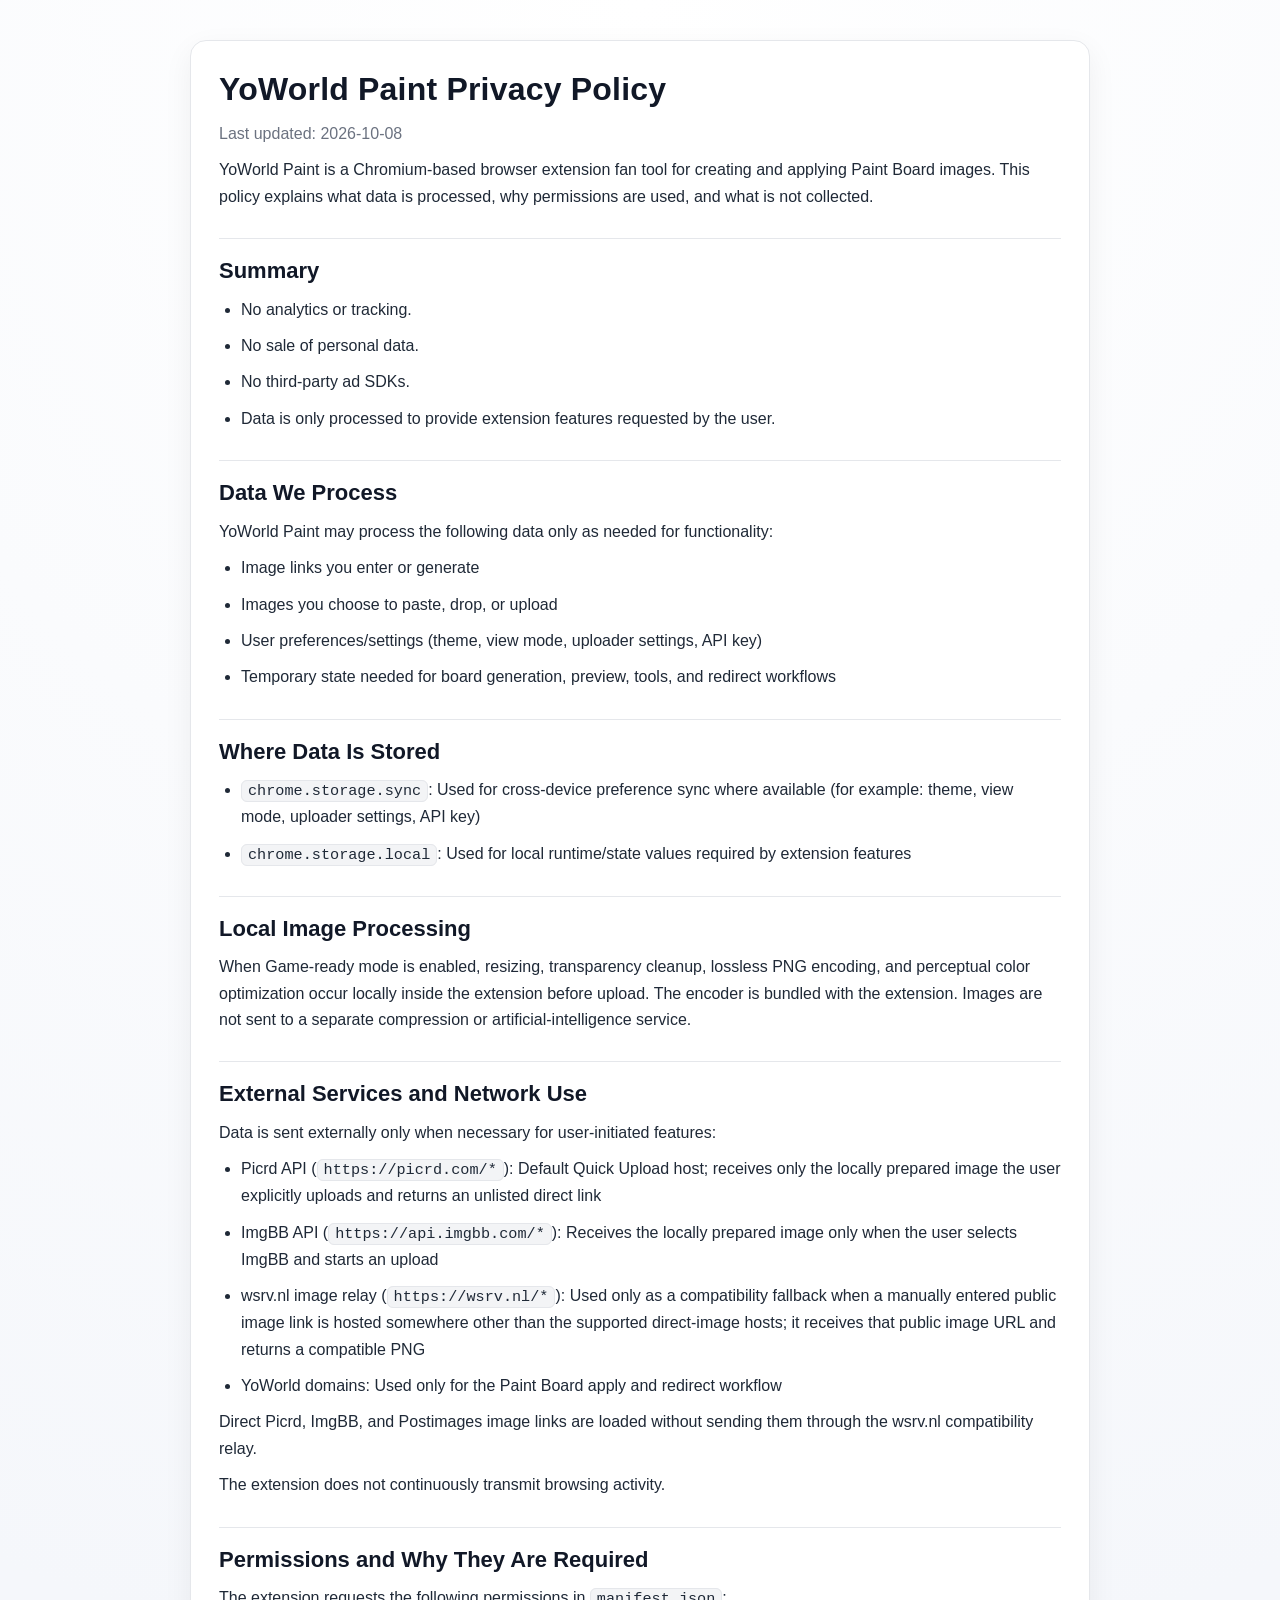
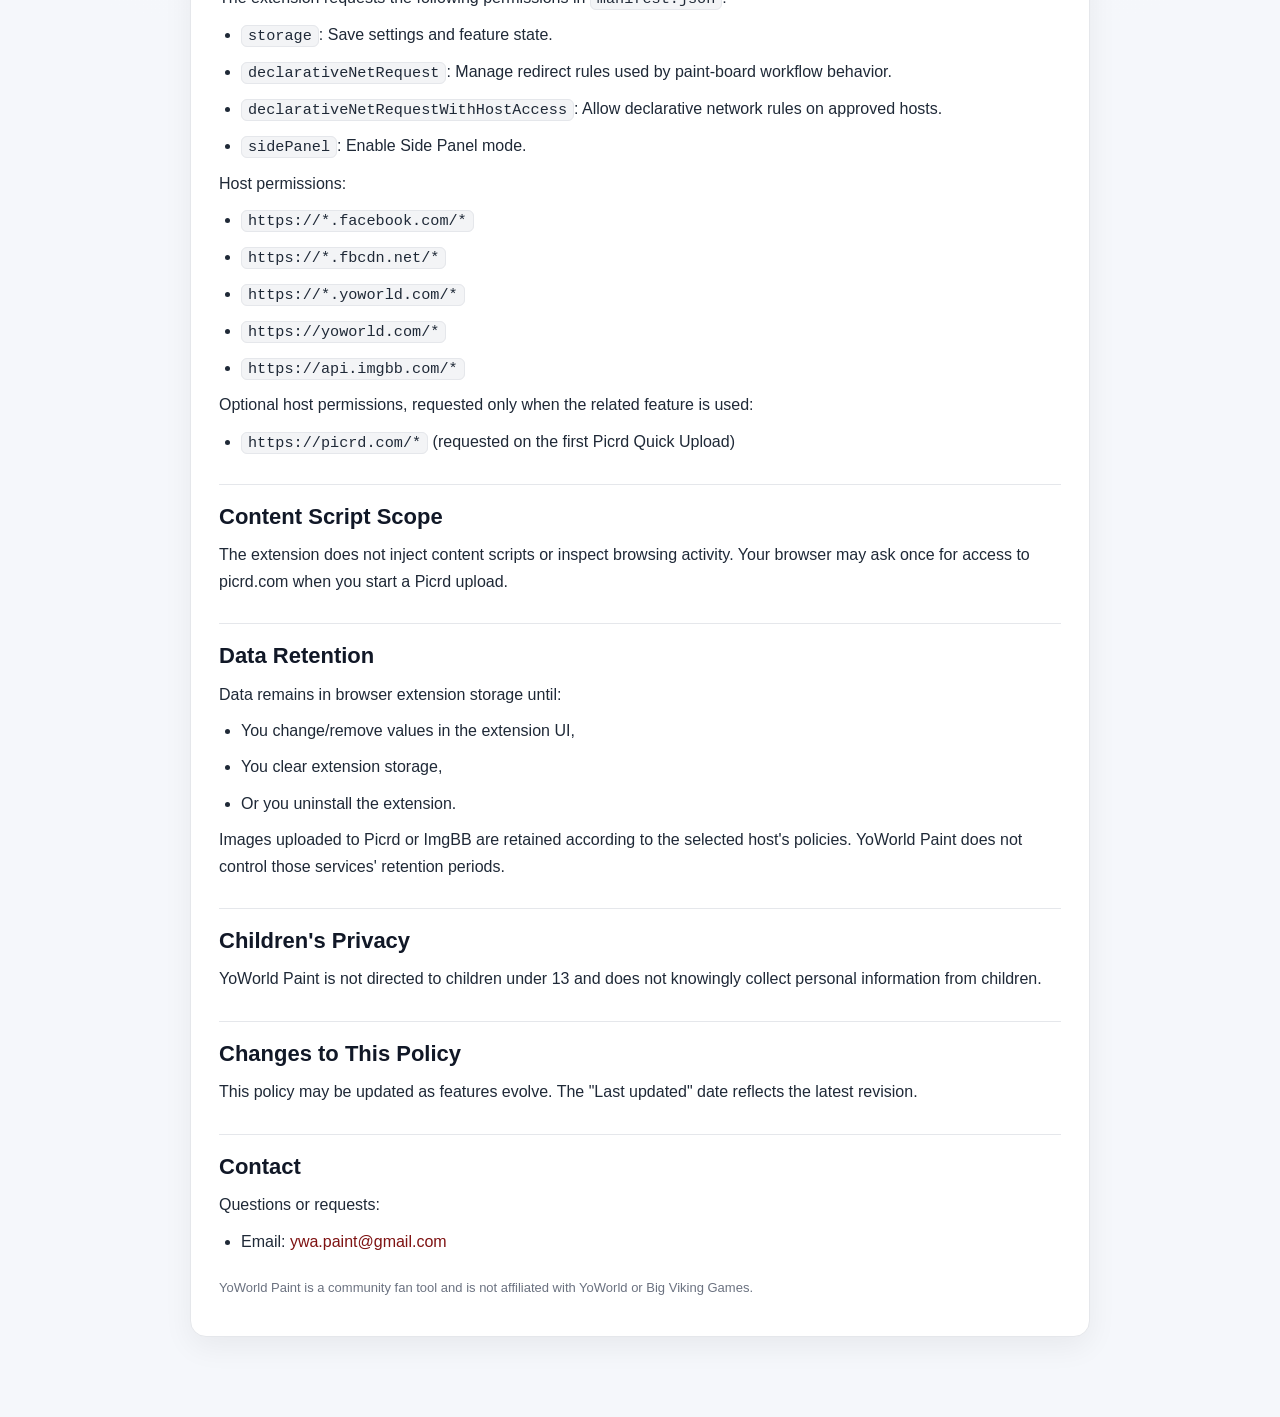
<file: index.html>
<!doctype html>
<html lang="en">
<head>
  <meta charset="utf-8" />
  <meta name="viewport" content="width=device-width, initial-scale=1" />
  <meta http-equiv="refresh" content="0; url=./privacy-policy.html" />
  <title>YoWorld Paint</title>
  <style>
    body { font-family: "Segoe UI", Arial, sans-serif; margin: 40px; line-height: 1.5; }
    a { color: #7e1212; }
  </style>
</head>
<body>
  <p>Redirecting to <a href="./privacy-policy.html">Privacy Policy</a>...</p>
</body>
</html>
</file>
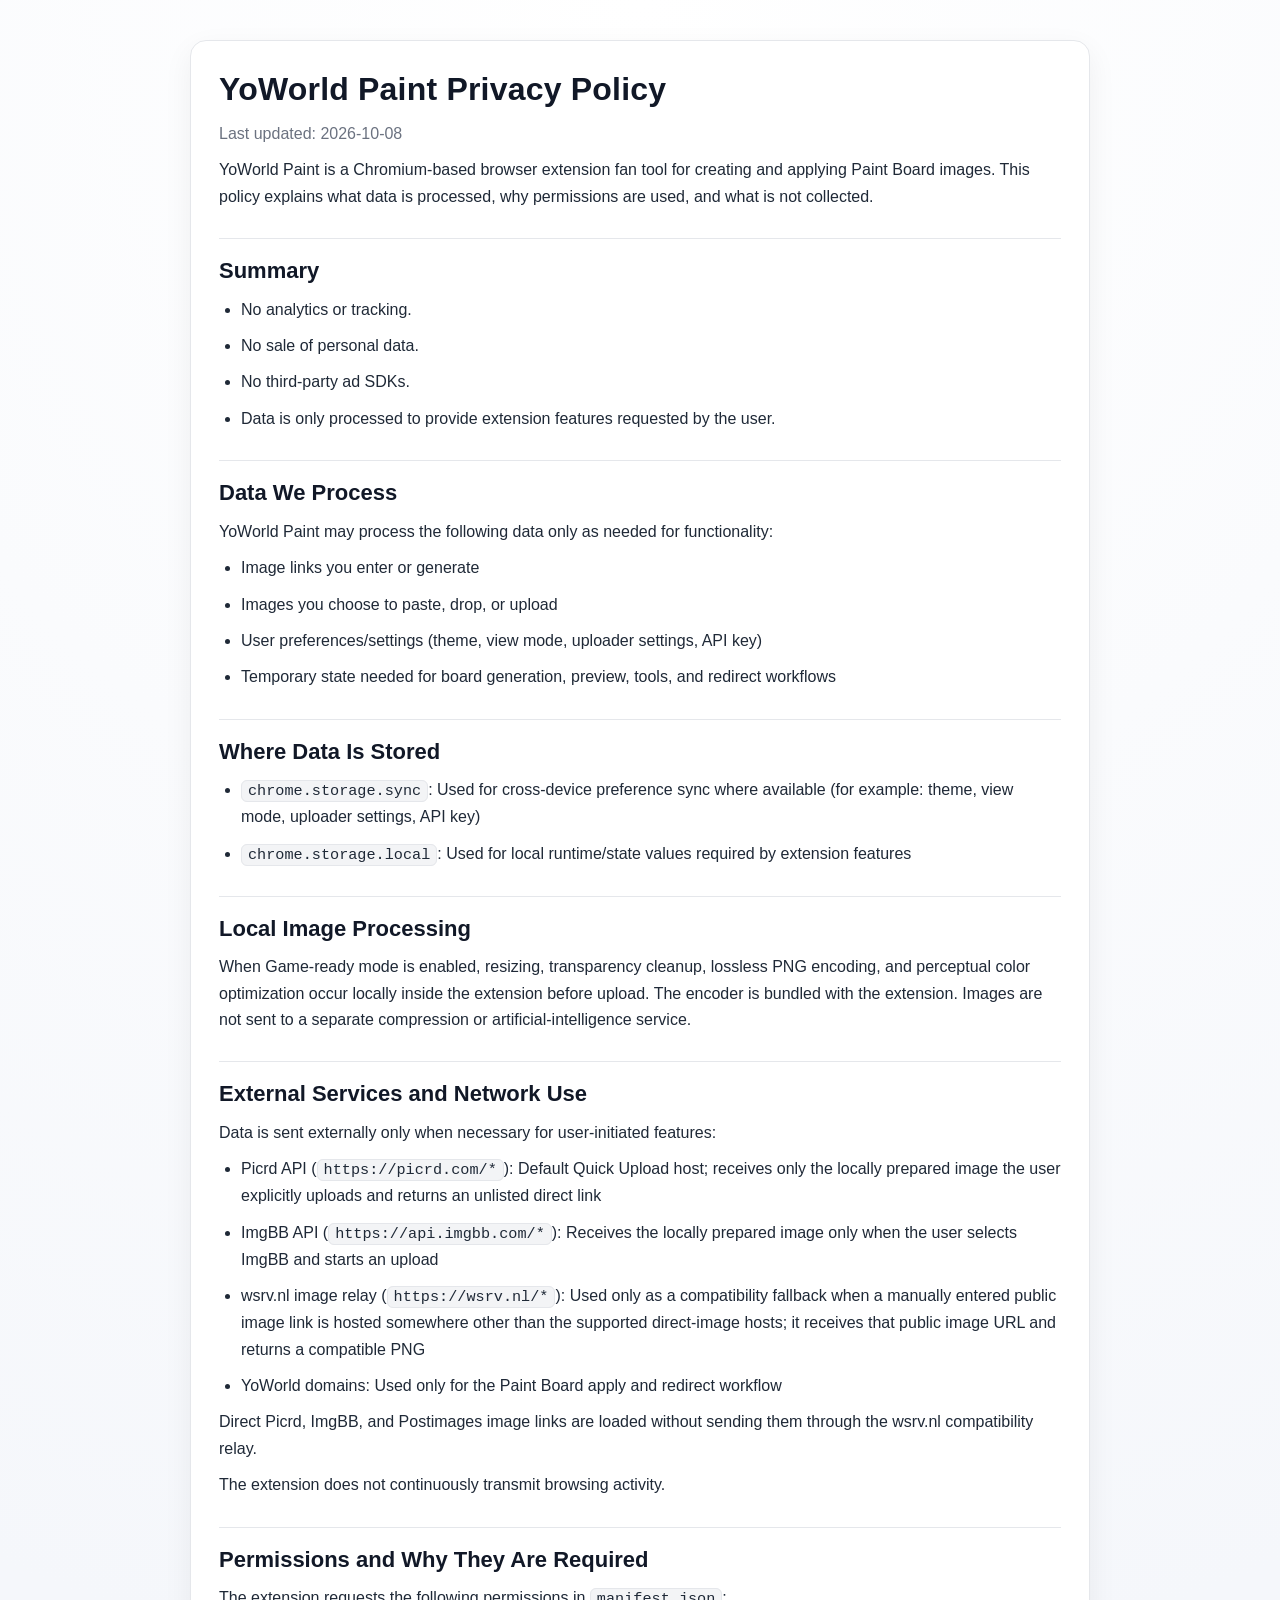
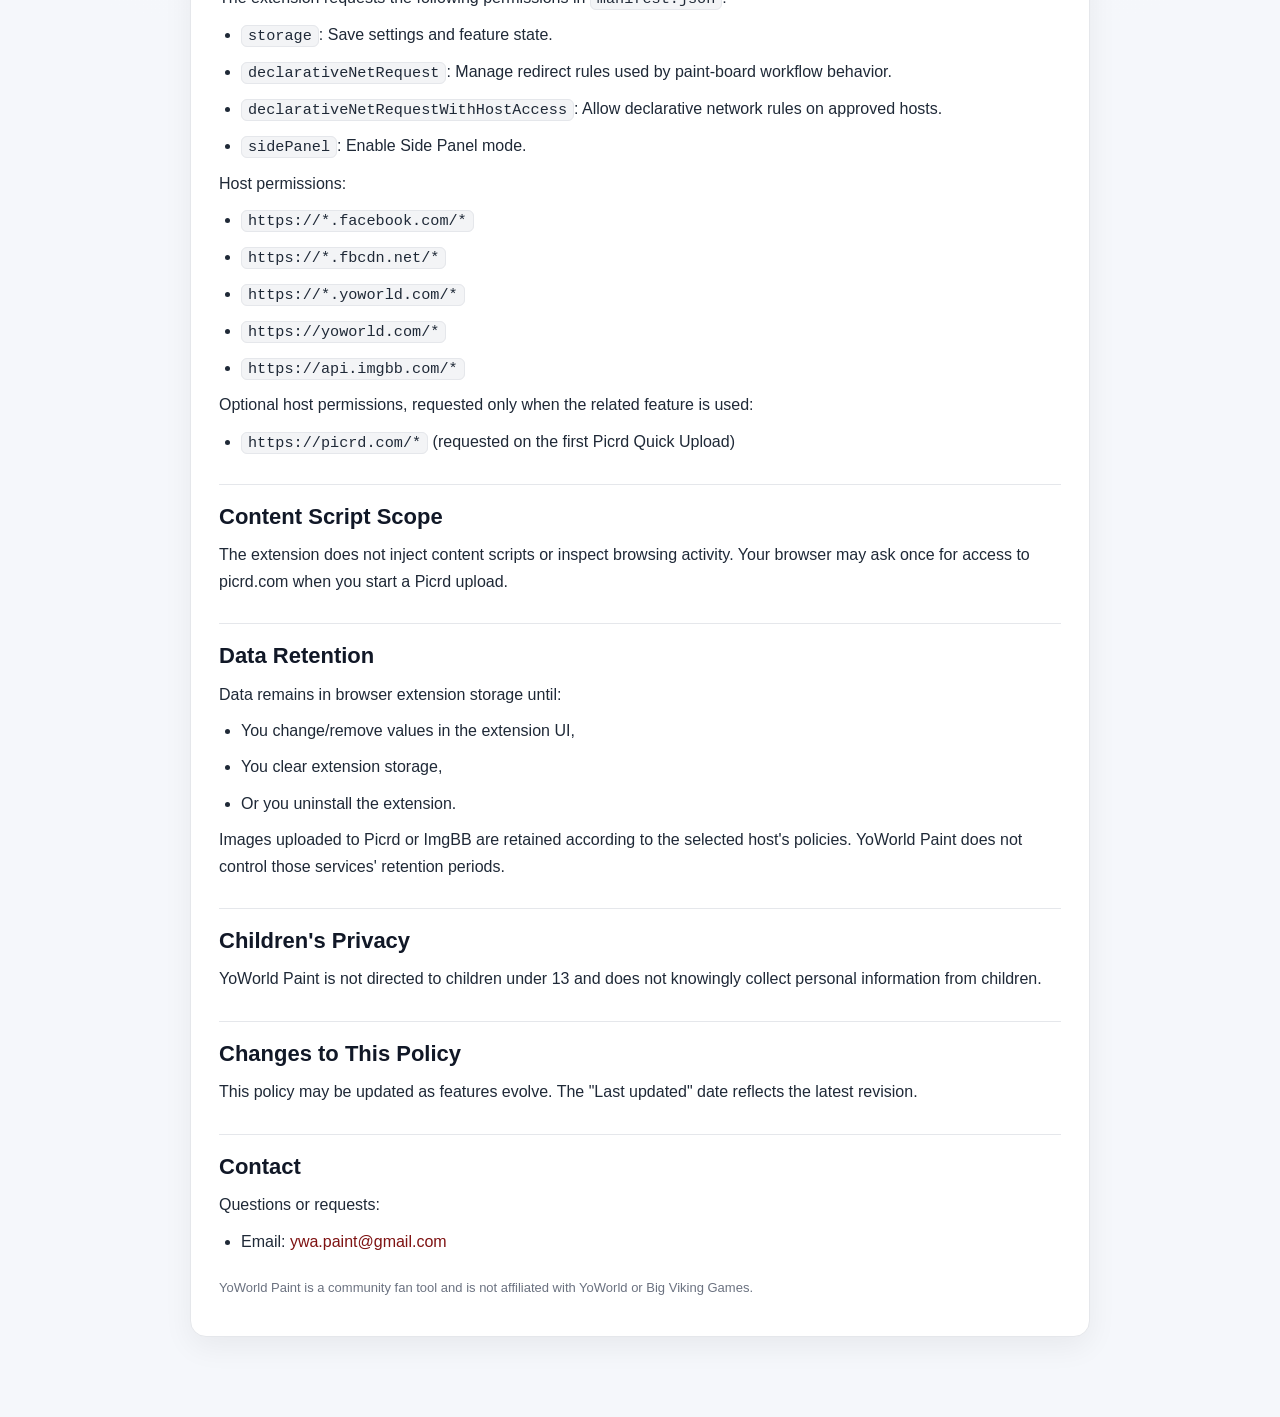
<file: privacy-policy.html>
<!doctype html>
<html lang="en">
<head>
  <meta charset="utf-8" />
  <meta name="viewport" content="width=device-width, initial-scale=1" />
  <title>YoWorld Paint Privacy Policy</title>
  <meta name="description" content="YoWorld Paint Privacy Policy" />
  <style>
    :root {
      --bg: #f5f7fb;
      --card: #ffffff;
      --text: #1f2937;
      --muted: #6b7280;
      --line: #e5e7eb;
      --accent: #7e1212;
      --code-bg: #f3f4f6;
    }

    html, body {
      margin: 0;
      padding: 0;
      background: radial-gradient(circle at top, #ffffff 0%, var(--bg) 55%);
      color: var(--text);
      font: 16px/1.65 "Segoe UI", Roboto, Helvetica, Arial, sans-serif;
    }

    .wrap {
      max-width: 900px;
      margin: 40px auto;
      padding: 0 20px 40px;
    }

    .card {
      background: var(--card);
      border: 1px solid var(--line);
      border-radius: 16px;
      box-shadow: 0 10px 30px rgba(0, 0, 0, 0.06);
      padding: 28px;
    }

    h1, h2 {
      line-height: 1.25;
      margin: 0 0 12px;
      color: #111827;
    }

    h1 {
      font-size: 32px;
      letter-spacing: 0.2px;
    }

    h2 {
      font-size: 22px;
      margin-top: 28px;
      border-top: 1px solid var(--line);
      padding-top: 18px;
    }

    p, li {
      margin: 0 0 10px;
    }

    ul {
      margin: 0 0 8px 22px;
      padding: 0;
    }

    .muted {
      color: var(--muted);
    }

    code {
      background: var(--code-bg);
      border: 1px solid #e5e7eb;
      border-radius: 6px;
      padding: 1px 6px;
      font-family: Consolas, "Courier New", monospace;
      font-size: 0.95em;
    }

    a {
      color: var(--accent);
      text-decoration: none;
    }

    a:hover {
      text-decoration: underline;
    }

    .footer {
      margin-top: 22px;
      font-size: 13px;
      color: var(--muted);
    }
  </style>
</head>
<body>
  <main class="wrap">
    <article class="card">
      <h1>YoWorld Paint Privacy Policy</h1>
      <p class="muted">Last updated: 2026-10-08</p>

      <p>YoWorld Paint is a Chromium-based browser extension fan tool for creating and applying Paint Board images. This policy explains what data is processed, why permissions are used, and what is not collected.</p>

      <h2>Summary</h2>
      <ul>
        <li>No analytics or tracking.</li>
        <li>No sale of personal data.</li>
        <li>No third-party ad SDKs.</li>
        <li>Data is only processed to provide extension features requested by the user.</li>
      </ul>

      <h2>Data We Process</h2>
      <p>YoWorld Paint may process the following data only as needed for functionality:</p>
      <ul>
        <li>Image links you enter or generate</li>
        <li>Images you choose to paste, drop, or upload</li>
        <li>User preferences/settings (theme, view mode, uploader settings, API key)</li>
        <li>Temporary state needed for board generation, preview, tools, and redirect workflows</li>
      </ul>

      <h2>Where Data Is Stored</h2>
      <ul>
        <li><code>chrome.storage.sync</code>: Used for cross-device preference sync where available (for example: theme, view mode, uploader settings, API key)</li>
        <li><code>chrome.storage.local</code>: Used for local runtime/state values required by extension features</li>
      </ul>

      <h2>Local Image Processing</h2>
      <p>When Game-ready mode is enabled, resizing, transparency cleanup, lossless PNG encoding, and perceptual color optimization occur locally inside the extension before upload. The encoder is bundled with the extension. Images are not sent to a separate compression or artificial-intelligence service.</p>

      <h2>External Services and Network Use</h2>
      <p>Data is sent externally only when necessary for user-initiated features:</p>
      <ul>
        <li>Picrd API (<code>https://picrd.com/*</code>): Default Quick Upload host; receives only the locally prepared image the user explicitly uploads and returns an unlisted direct link</li>
        <li>ImgBB API (<code>https://api.imgbb.com/*</code>): Receives the locally prepared image only when the user selects ImgBB and starts an upload</li>
        <li>wsrv.nl image relay (<code>https://wsrv.nl/*</code>): Used only as a compatibility fallback when a manually entered public image link is hosted somewhere other than the supported direct-image hosts; it receives that public image URL and returns a compatible PNG</li>
        <li>YoWorld domains: Used only for the Paint Board apply and redirect workflow</li>
      </ul>
      <p>Direct Picrd, ImgBB, and Postimages image links are loaded without sending them through the wsrv.nl compatibility relay.</p>
      <p>The extension does not continuously transmit browsing activity.</p>

      <h2>Permissions and Why They Are Required</h2>
      <p>The extension requests the following permissions in <code>manifest.json</code>:</p>
      <ul>
        <li><code>storage</code>: Save settings and feature state.</li>
        <li><code>declarativeNetRequest</code>: Manage redirect rules used by paint-board workflow behavior.</li>
        <li><code>declarativeNetRequestWithHostAccess</code>: Allow declarative network rules on approved hosts.</li>
        <li><code>sidePanel</code>: Enable Side Panel mode.</li>
      </ul>
      <p>Host permissions:</p>
      <ul>
        <li><code>https://*.facebook.com/*</code></li>
        <li><code>https://*.fbcdn.net/*</code></li>
        <li><code>https://*.yoworld.com/*</code></li>
        <li><code>https://yoworld.com/*</code></li>
        <li><code>https://api.imgbb.com/*</code></li>
      </ul>

      <p>Optional host permissions, requested only when the related feature is used:</p>
      <ul>
        <li><code>https://picrd.com/*</code> (requested on the first Picrd Quick Upload)</li>
      </ul>

      <h2>Content Script Scope</h2>
      <p>The extension does not inject content scripts or inspect browsing activity. Your browser may ask once for access to picrd.com when you start a Picrd upload.</p>

      <h2>Data Retention</h2>
      <p>Data remains in browser extension storage until:</p>
      <ul>
        <li>You change/remove values in the extension UI,</li>
        <li>You clear extension storage,</li>
        <li>Or you uninstall the extension.</li>
      </ul>
      <p>Images uploaded to Picrd or ImgBB are retained according to the selected host's policies. YoWorld Paint does not control those services' retention periods.</p>

      <h2>Children's Privacy</h2>
      <p>YoWorld Paint is not directed to children under 13 and does not knowingly collect personal information from children.</p>

      <h2>Changes to This Policy</h2>
      <p>This policy may be updated as features evolve. The "Last updated" date reflects the latest revision.</p>

      <h2>Contact</h2>
      <p>Questions or requests:</p>
      <ul>
        <li>Email: <a href="mailto:ywa.paint@gmail.com">ywa.paint@gmail.com</a></li>
      </ul>

      <p class="footer">YoWorld Paint is a community fan tool and is not affiliated with YoWorld or Big Viking Games.</p>
    </article>
  </main>
</body>
</html>
</file>
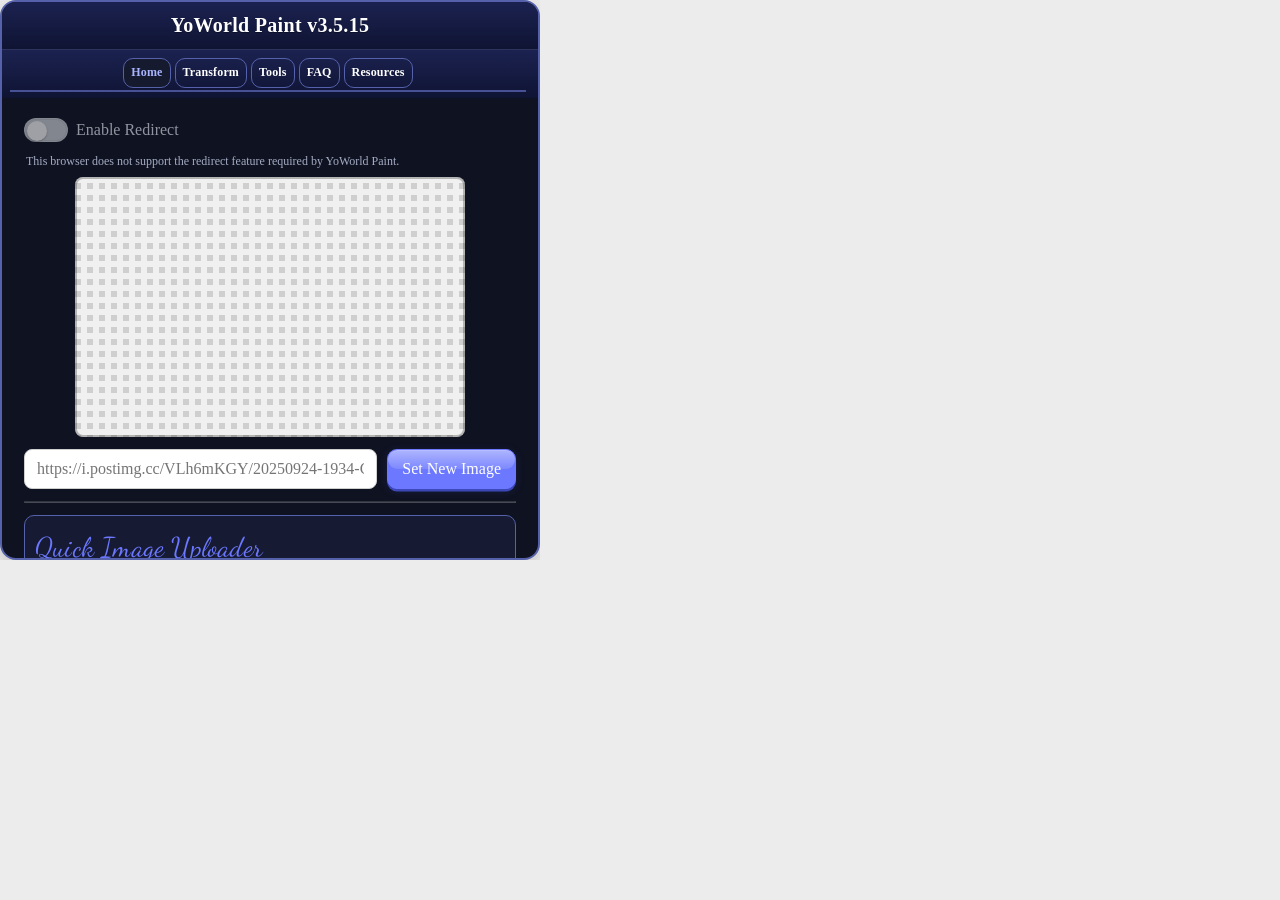
<file: popup/popup.html>
<!DOCTYPE html>

<html lang="en">
<head>
<meta charset="utf-8"/>
<meta content="width=device-width, initial-scale=1" name="viewport"/>
<title>YoWorld Paint v3.5.15</title>
<link href="popup.css" rel="stylesheet"/>
<style>
/* YWP resources tab tweaks */
#panel-resources #btn-save-uploader{
  background:#7e1212;
  color:#fff;
}

#panel-resources #btn-save-uploader:hover{ filter:brightness(1.06); }
#panel-resources #btn-save-uploader:active{ transform:translateY(1px); }
#panel-resources .bmc-wrap{ text-align:center; margin-top:8px; }
#panel-resources .bmc-wrap a,
#panel-resources .bmc-wrap button{ display:inline-flex; align-items:center; justify-content:center; margin:0 auto; border-radius:12px; }
/* Make all uploader rows label-above-input for consistency */
#panel-resources .form-row{ display:flex; flex-direction:column; gap:4px; }
#panel-resources .form-row > label{ font-weight:600; }
/* Quick Upload drag/drop */
.qu-drop{ position:relative; border:2px dashed #d1d5db; border-radius:10px; min-height:70px; display:flex; align-items:center; justify-content:center; cursor:pointer; background:var(--panel-bg); font-size:12px; color:var(--muted); text-align:center; padding:8px; transition:border-color .15s ease, background .15s ease; }
.qu-drop:hover{ background: color-mix(in srgb, var(--accent) 6%, var(--panel-bg)); }
.qu-drop.drag{ border-color: var(--accent); background: color-mix(in srgb, var(--accent) 12%, var(--panel-bg)); }
.qu-drop-hint{ pointer-events:none; }
/* Toasts */
.toast-container{ position:fixed; left:50%; bottom:8px; transform:translateX(-50%); display:flex; flex-direction:column; gap:6px; z-index:999; pointer-events:none; }
.toast{ background:#111; color:#fff; font-size:12px; padding:6px 10px; border-radius:6px; box-shadow:0 4px 14px rgba(0,0,0,.3); opacity:0; animation:toast-in .25s ease forwards, toast-out .35s ease forwards 3.2s; letter-spacing:.25px; }
@keyframes toast-in{ from{ transform:translate(-50%,6px); opacity:0;} to{ transform:translate(-50%,0); opacity:1;} }
@keyframes toast-out{ to{ opacity:0; transform:translate(-50%,4px);} }
/* Quick Upload header */
.qu-head{ display:flex; flex-direction:column; gap:4px; padding:8px 10px; border:1px solid var(--frame-border); border-radius:10px; background: color-mix(in srgb, var(--accent) 8%, var(--panel-bg)); }
.qu-head .qu-title{ font-family:'Pacifico', system-ui, sans-serif; font-weight:400; font-size:15px; color: var(--accent); letter-spacing:.2px; }
.qu-head .qu-sub{ font-size:12px; color: var(--muted); }
.matrix-grid{ display:grid; grid-template-columns: repeat(3, minmax(70px, 1fr)); gap:6px; }
#panel-transform .matrix-grid input{ padding:6px 8px; font-size:12px; border:1px solid #cfcfcf; border-radius:6px; }
#panel-transform .matrix-actions{ display:flex; gap:8px; align-items:center; flex-wrap:wrap; margin:6px 0; }
#panel-transform .tx-row{ display:flex; gap:8px; align-items:center; flex-wrap:wrap; margin:6px 0; }
#panel-transform .tx-status{ font-size:12px; min-height:16px; color:#6b7280; }
#panel-transform .tx-warn{ font-size:12px; min-height:16px; color:#b00020; }
</style>
<link href="fonts.css" rel="stylesheet"/>
</head>
<body>
<div class="app-shell">
<header class="app-header">YoWorld Paint v3.5.15</header>
<nav aria-label="Main" class="tabs" role="tablist">
<button aria-selected="true" class="tab is-active" data-tab="home" role="tab">Home</button>
<button aria-selected="false" class="tab" data-tab="transform" role="tab">Transform</button>
<button aria-selected="false" class="tab" data-tab="tools" role="tab">Tools</button>
<button aria-selected="false" class="tab" data-tab="faq" role="tab">FAQ</button>
<button aria-selected="false" class="tab" data-tab="resources" role="tab">Resources</button>
</nav>
<main id="panels">
<section aria-label="Home" class="panel is-active" id="panel-home" role="region">
<div class="row switch">
<label class="toggle">
<input id="enable-redirect" type="checkbox"/>
<span aria-hidden="true" class="slider"></span>
<span class="label">Enable Redirect</span>
</label>
</div>
<div class="preview-card">
<div aria-label="Image preview 390×260" class="preview"></div>
</div>
<div class="input-row">
<input class="input" id="img-url" placeholder="https://i.postimg.cc/VLh6mKGY/20250924-1934-Celestial-Cartoon-Background-remix-01k5z13k9cf4jrwgtmak9dqwjr.png" type="text"/>
<button class="btn btn-primary" id="btn-set">Set New Image</button>
</div>
<hr style="margin:12px 0; opacity:.25;"/>
<div id="quick-upload" style="display:flex; flex-direction:column; gap:10px;">
  <div class="qu-head">
    <h3 class="qu-title">Quick Image Uploader</h3>
  <div class="qu-sub">Paste, drag & drop, or click to select. Picrd is the default free host; ImgBB remains available. Game-ready mode fits and optimizes images for YoWorld saving.</div>
  </div>
  <div style="display:flex; gap:8px; align-items:center;">
    <label style="font-size:12px; font-weight:600; display:flex; flex-direction:column; gap:4px; flex:1;">
      Host
      <select id="qu-host" class="input" style="padding:4px 8px;">
        <option value="picrd">Picrd (free, no API key)</option>
        <option value="imgbb">ImgBB (API key)</option>
      </select>
    </label>
    <div style="font-size:12px; font-weight:600; display:flex; flex-direction:column; gap:4px; flex:1;">
      <span>Image</span>
      <div id="qu-drop" class="qu-drop" role="button" tabindex="0" aria-label="Select image (click, drop or paste)">
        <input id="qu-file" type="file" accept="image/*" style="display:none;" />
        <span class="qu-drop-hint">Click or Drop / Paste Image</span>
      </div>
    </div>
  </div>
  <div style="display:flex; gap:8px; align-items:center; flex-wrap:wrap;">
    <button id="qu-upload" class="btn btn-primary" style="flex:1;">Upload</button>
    <button id="qu-copy" class="btn" style="flex:1;" disabled>Copy Link</button>
    <button id="qu-clear" class="btn" style="flex:0 0 auto;" aria-label="Clear selected image and status">Clear</button>
  </div>
  <div style="display:flex; align-items:center; gap:16px; font-size:12px; flex-wrap:wrap;">
    <label style="display:flex; align-items:center; gap:6px;">
  <input type="checkbox" id="qu-autoresize" aria-label="Prepare save-safe 390 by 260 image" aria-describedby="qu-status qu-warning" /> Game-ready 390×260 (save optimized)
    </label>
    <label style="display:flex; align-items:center; gap:6px;">
      <input type="checkbox" id="qu-autoset" checked aria-label="Auto-set as current image after upload" aria-describedby="qu-status qu-warning" /> Auto‑set as Current Image
    </label>
    <label style="display:flex; align-items:center; gap:6px;" title="Use only when faint transparent color becomes a solid haze in YoWorld. This may remove soft glows.">
      <input type="checkbox" id="qu-clean-alpha" aria-label="Clean faint transparency" aria-describedby="qu-status qu-warning" /> Clean faint transparency
    </label>
  </div>
  <div id="qu-status" style="font-size:12px; min-height:16px; color:#6b7280;"></div>
  <div id="qu-result" style="display:none; font-size:12px; word-break:break-all; background:#fafafa; border:1px solid #e5e7eb; padding:6px 8px; border-radius:8px;"></div>
  <div id="qu-warning" style="display:none; font-size:11px; color:#b00020;">ImgBB key missing. Set it in Resources tab.</div>
</div>
</section>
<section aria-label="Tools" class="panel" id="panel-tools" role="region">
  <div class="content-pad" style="display:flex; flex-direction:column; gap:12px;">
    <div class="tool-card">
      <div style="display:flex; justify-content:space-between; align-items:center; gap:8px; flex-wrap:wrap;">
        <div>
          <h3 style="margin:0 0 6px; font-size:16px;">Board Size Calculator</h3>
          <p class="note" style="margin:0;">Each board is 390×260. Set how many boards wide × high to get the resize target.</p>
        </div>
      </div>
      <div class="tools-row">
        <label class="tools-field">Boards wide
            <input id="tool-cols" class="input" type="number" min="1" step="1" value="1" />
        </label>
        <label class="tools-field">Boards high
          <input id="tool-rows" class="input" type="number" min="1" step="1" value="2" />
        </label>
        <div class="tools-output" id="tool-size">Target size: 1170 × 520 px</div>
      </div>
    </div>

    <div class="tool-card">
      <div style="display:flex; justify-content:space-between; align-items:center; gap:8px; flex-wrap:wrap;">
        <div>
          <h3 style="margin:0 0 6px; font-size:16px;">Image Splitter (390×260 tiles)</h3>
          <p class="note" style="margin:0;">Resize your image to the target above, then split into board-sized tiles.</p>
        </div>
        <button id="tool-file-btn" class="btn">Select Image</button>
      </div>
      <input id="tool-file" type="file" accept="image/*" style="display:none;" />
      <div id="tool-drop" class="qu-drop" role="button" tabindex="0" aria-label="Select or drop an image to split">
        <span class="qu-drop-hint">Click or Drop / Paste Image</span>
      </div>
      <div id="tool-meta" class="tool-meta">No image loaded.</div>
      <div id="tool-warning" class="tool-warning" role="alert" aria-live="polite"></div>
      <div style="display:flex; gap:8px; align-items:center; flex-wrap:wrap;">
        <button id="tool-split" class="btn btn-primary" disabled>Split into tiles</button>
        <label style="display:flex; align-items:center; gap:6px; font-size:12px;">
          <input type="checkbox" id="tool-scale" aria-label="Scale image to target board grid" /> Scale to target size
        </label>
        <button id="tool-zip" class="btn" disabled>Download ZIP</button>
        <button id="tool-clear" class="btn" aria-label="Clear image and tiles">Clear</button>
        <span class="note" id="tool-hint" style="margin:0;">Load an image; choose whether to scale or keep original size.</span>
      </div>
      <p class="note" style="margin:4px 0 0;">Tip: Right-click a tile and choose Copy Image, then paste in the Home tab to upload.</p>
      <div id="tool-results" class="tool-results" aria-live="polite"></div>
    </div>
  </div>
</section>
<section aria-label="Transform" class="panel" id="panel-transform" role="region">
  <div class="content-pad" style="padding:10px 6px; display:flex; flex-direction:column; gap:10px;">
    <div>
      <h3 style="margin:0 0 4px;">Perspective Transform</h3>
      <p class="note" style="margin:0;">Load a preset for right or left-facing items. Transforms slanted in-game screenshots to front-facing view. Adjust matrix values if needed.</p>
    </div>

    <div class="tx-row">
      <button id="tx-preset-right" class="btn" style="flex:0 0 auto;">Load Left Preset</button>
      <button id="tx-preset-left" class="btn" style="flex:0 0 auto;">Load Right Preset</button>
      <label style="display:flex; align-items:center; gap:6px; font-size:12px;">
        <input type="checkbox" id="tx-autoresize" /> Resize to 390×260
      </label>
      <label style="display:flex; align-items:center; gap:6px; font-size:12px;">
        <input type="checkbox" id="tx-multitile" /> Multi-tile output
      </label>
    </div>

    <div class="matrix-grid" aria-label="Transform matrix inputs">
      <input aria-label="m00" data-m="0" type="number" step="0.0001" />
      <input aria-label="m01" data-m="1" type="number" step="0.0001" />
      <input aria-label="m02" data-m="2" type="number" step="0.0001" />
      <input aria-label="m10" data-m="3" type="number" step="0.0001" />
      <input aria-label="m11" data-m="4" type="number" step="0.0001" />
      <input aria-label="m12" data-m="5" type="number" step="0.0001" />
      <input aria-label="m20" data-m="6" type="number" step="0.0001" />
      <input aria-label="m21" data-m="7" type="number" step="0.0001" />
      <input aria-label="m22" data-m="8" type="number" step="0.0001" />
    </div>

    <div class="tx-row">
      <button id="tx-apply" class="btn btn-primary" style="flex:0 0 auto;">Apply</button>
      <button id="tx-export" class="btn" style="flex:0 0 auto;" disabled>Export PNG</button>
      <button id="tx-export-all" class="btn" style="flex:0 0 auto; display:none;" disabled>Export All Tiles</button>
      <button id="tx-copy" class="btn" style="flex:0 0 auto;" disabled>Copy</button>
      <button id="tx-clear" class="btn" style="flex:0 0 auto;">Clear</button>
      <span class="tx-status" id="tx-status"></span>
    </div>

    <div class="tx-row">
      <button id="tx-file-btn" class="btn" style="flex:0 0 auto;">Select Image</button>
      <input id="tx-file" type="file" accept="image/*" style="display:none;" />
      <div id="tx-drop" class="qu-drop" role="button" tabindex="0" aria-label="Select or drop an image to transform" style="flex:1;">
        <span class="qu-drop-hint">Click / Drop / Paste Image</span>
      </div>
    </div>

    <div class="tx-warn" id="tx-warn"></div>

    <div class="preview-card" style="margin:4px 0 0;">
      <canvas id="tx-preview" width="390" height="260" aria-label="Transform preview" class="checker-bg"></canvas>
    </div>
  </div>
</section>
<!-- Tools panel moved directly after Home to match tab order -->
<section aria-label="Tools" class="panel" id="panel-tools" role="region">
  <div class="content-pad" style="display:flex; flex-direction:column; gap:12px;">
    <h3 style="margin:0;">Pre‑Warp (Board Slant)</h3>
    <p style="font-size:12px; color:var(--muted); margin:0;">Pre‑warp a straight 390×260 board image so it appears straight in‑game. Choose the in‑game orientation and export/copy.</p>
    <div style="display:flex; flex-wrap:wrap; gap:10px; align-items:flex-end;">
      <label style="font-size:12px; font-weight:600; display:flex; flex-direction:column; gap:4px;">
        Orientation
        <select id="skew-orientation" class="input" style="padding:4px 6px; min-width:110px;">
          <option value="right">Facing Right</option>
          <option value="left">Facing Left</option>
        </select>
      </label>
      <label style="display:flex; align-items:center; gap:6px; font-size:12px;">
        <input type="checkbox" id="skew-autoresize" /> Auto‑resize to 390×260
      </label>
      <label style="display:flex; align-items:center; gap:6px; font-size:12px;">
        <input type="checkbox" id="skew-advanced" /> Advanced
      </label>
    </div>
    <div id="skew-advanced-panel" style="display:none; background:#fafafa; border:1px solid #e5e7eb; padding:8px 10px; border-radius:10px; display:flex; flex-direction:column; gap:8px;">
      <div style="display:flex; flex-wrap:wrap; gap:12px;">
        <label style="font-size:12px; font-weight:600; display:flex; flex-direction:column; gap:4px;">
          Slant (px)
          <div style="display:flex; align-items:center; gap:8px;">
            <input type="range" id="skew-slant" min="20" max="200" step="1" style="flex:1;" />
            <input type="number" id="skew-slant-num" min="20" max="200" step="1" class="input" style="width:78px;" />
          </div>
          <span id="skew-slant-val" style="font-size:11px; color:#555;">60 px</span>
        </label>
        <label style="display:flex; align-items:center; gap:6px; font-size:12px;">
          <input type="checkbox" id="skew-hq" checked /> High Quality Sampling
        </label>
        <button id="skew-apply-slant" class="btn btn-sm" style="align-self:flex-end;">Apply Slant</button>
      </div>
      <div style="display:flex; flex-wrap:wrap; gap:12px; align-items:center;">
        <label style="font-size:12px; font-weight:600; display:flex; flex-direction:column; gap:4px;">
          Perspective (%)
          <div style="display:flex; align-items:center; gap:8px;">
            <input type="range" id="skew-persp" min="0" max="25" step="1" style="flex:1;" />
            <input type="number" id="skew-persp-num" min="0" max="25" step="1" class="input" style="width:78px;" />
          </div>
          <span id="skew-persp-val" style="font-size:11px; color:#555;">0 %</span>
        </label>
        <button id="skew-apply-persp" class="btn btn-sm" style="align-self:flex-end;">Apply Perspective</button>
      </div>
      <div style="display:flex; flex-wrap:wrap; gap:12px; align-items:flex-end; border-top:1px dashed #e5e7eb; padding-top:8px;">
        <label style="font-size:12px; font-weight:600; display:flex; flex-direction:column; gap:4px;">
          GIMP Shear → Slant
          <div style="display:flex; align-items:center; gap:8px;">
            <input type="number" id="gimp-shear" min="0" step="1" class="input" placeholder="Shear Y (px)" style="width:120px;" />
            <input type="number" id="gimp-srch" min="1" step="1" class="input" placeholder="Source H (px)" style="width:130px;" />
            <button id="gimp-convert" class="btn btn-sm">Convert</button>
          </div>
          <span style="font-size:11px; color:#6b7280;">If Auto‑resize is ON: Slant = Shear. If OFF: Slant ≈ Shear × (260 ÷ Source H).</span>
        </label>
        <div id="gimp-out" style="font-size:12px; color:#374151; padding-bottom:2px;"></div>
      </div>
      <div style="font-size:11px; color:#6b7280;">Advanced adjusts preset slant and sampling. Calibrate later with real corner data.</div>
    </div>
    <div style="display:flex; flex-direction:column; gap:6px;">
      <div id="skew-drop" class="qu-drop" role="button" tabindex="0" aria-label="Select or paste image" style="min-height:110px;">
        <input id="skew-file" type="file" accept="image/*" style="display:none;" />
        <span class="qu-drop-hint">Click / Drop / Paste Image</span>
      </div>
      <div id="skew-status" style="font-size:12px; min-height:16px; color:#6b7280;"></div>
    </div>
    <div class="preview-card" style="margin-top:4px;">
  <canvas id="skew-preview" width="390" height="260" aria-label="Pre-warp preview" class="checker-bg"></canvas>
    </div>
    <div style="display:flex; gap:8px; flex-wrap:wrap;">
      <button id="skew-run" class="btn btn-primary" style="flex:1;">Pre‑Warp</button>
      <button id="skew-export" class="btn" style="flex:1;" disabled>Export PNG</button>
      <button id="skew-copy" class="btn" style="flex:1;" disabled>Copy to Clipboard</button>
      <button id="skew-clear" class="btn" style="flex:0 0 auto;">Clear</button>
    </div>

    <hr style="margin:10px 0; opacity:.25;"/>
  <h3 style="margin:0;">Board Split (no resize)</h3>
  <p style="font-size:12px; color:var(--muted); margin:0;">Select a split mode and crop a window from your image without scaling. Modes: Horizontal 2×1 (780×260), Vertical 1×2 (390×520), Grid 2×2 (780×520). Each board is 390×260. Optionally apply pre‑warp.</p>
    <div style="display:flex; flex-wrap:wrap; gap:10px; align-items:flex-end;">
      <label style="font-size:12px; font-weight:600; display:flex; flex-direction:column; gap:4px;">
        Mode
        <select id="split-mode" class="input" style="min-width:140px;">
          <option value="h2">Horizontal 2×1 (780×260 → two 390×260)</option>
          <option value="v2">Vertical 1×2 (390×520 → two 390×260)</option>
          <option value="grid2">Grid 2×2 (780×520 → four 390×260)</option>
        </select>
      </label>
      <label style="font-size:12px; font-weight:600; display:flex; flex-direction:column; gap:4px;">
        Offset X
        <input id="split-x" type="number" class="input" min="0" step="1" style="max-width:120px;" />
      </label>
      <label style="font-size:12px; font-weight:600; display:flex; flex-direction:column; gap:4px;">
        Offset Y
        <input id="split-y" type="number" class="input" min="0" step="1" style="max-width:120px;" />
      </label>
      <button id="split-center" class="btn btn-sm" style="align-self:flex-end;">Center Window</button>
      <label style="display:flex; align-items:center; gap:6px; font-size:12px;">
        <input type="checkbox" id="split-apply-prewarp" checked /> Apply Pre‑Warp
      </label>
      <button id="split-run" class="btn btn-primary" style="flex:0 0 auto;">Split</button>
    </div>
    <div id="split-status" style="font-size:12px; min-height:16px; color:#6b7280;"></div>
    <div style="display:flex; gap:10px; flex-wrap:wrap;">
      <div class="preview-card" style="flex:1; min-width:220px;">
        <div style="font-size:12px; margin-bottom:4px;" id="split-label-left">Left (390×260)</div>
  <canvas id="split-left" width="260" height="174" class="checker-bg"></canvas>
        <div style="display:flex; gap:6px; margin-top:6px;">
          <button id="split-export-left" class="btn" disabled>Export Left</button>
          <button id="split-copy-left" class="btn" disabled>Copy Left</button>
        </div>
      </div>
      <div class="preview-card" style="flex:1; min-width:220px;">
        <div style="font-size:12px; margin-bottom:4px;" id="split-label-right">Right (390×260)</div>
  <canvas id="split-right" width="260" height="174" class="checker-bg"></canvas>
        <div style="display:flex; gap:6px; margin-top:6px;">
          <button id="split-export-right" class="btn" disabled>Export Right</button>
          <button id="split-copy-right" class="btn" disabled>Copy Right</button>
        </div>
      </div>
      <div class="preview-card" id="split-q3-wrap" style="flex:1; min-width:220px; display:none;">
        <div style="font-size:12px; margin-bottom:4px;">Bottom‑Left (390×260)</div>
  <canvas id="split-q3" width="260" height="174" class="checker-bg"></canvas>
        <div style="display:flex; gap:6px; margin-top:6px;">
          <button id="split-export-q3" class="btn" disabled>Export BL</button>
          <button id="split-copy-q3" class="btn" disabled>Copy BL</button>
        </div>
      </div>
      <div class="preview-card" id="split-q4-wrap" style="flex:1; min-width:220px; display:none;">
        <div style="font-size:12px; margin-bottom:4px;">Bottom‑Right (390×260)</div>
  <canvas id="split-q4" width="260" height="174" class="checker-bg"></canvas>
        <div style="display:flex; gap:6px; margin-top:6px;">
          <button id="split-export-q4" class="btn" disabled>Export BR</button>
          <button id="split-copy-q4" class="btn" disabled>Copy BR</button>
        </div>
      </div>
    </div>
  </div>
</section>
<section aria-label="FAQ" class="panel" id="panel-faq" role="region">
<div class="content-pad faq">
<h3>Making Art in YW</h3>
<p>Use one of these two paths to set your Paint Board image.</p>

<h4>Quick Image Uploader (recommended)</h4>
<ol>
  <li>Open the <strong>Home</strong> tab.</li>
  <li>In <strong>Quick Image Uploader</strong>: paste, drag &amp; drop, or click to select an image.</li>
  <li>Click <strong>Upload</strong>.</li>
  <li>Optional: leave <strong>“Auto‑set as Current Image”</strong> ON to apply immediately.</li>
  <li>Enable <strong>Redirect</strong> at the top.</li>
  <li>Keep Redirect ON while you open the Paint Board and press <strong>Save/OK</strong> the first time.</li>
  <li>Wait for that save to finish, then turn off <strong>Enable Redirect</strong>.</li>
  <li>Open the paint board and press <strong>OK</strong>.</li>
</ol>

<h4>Manual host (if you prefer your own site)</h4>
<ol>
  <li>Resize your image to <strong>390×260</strong> (PNG recommended).</li>
  <li>Upload it to a host that provides a <strong>direct image link</strong> (Picrd or Postimages recommended).</li>
  <li>Copy the direct image link.</li>
  <li>In the <strong>Home</strong> tab, paste the link and click <strong>“Set New Image.”</strong></li>
  <li>Enable <strong>Redirect</strong>, save your Paint Board in YoWorld, then turn Redirect off.</li>
  <li>Open the paint board and press <strong>OK</strong>.</li>
</ol>
<!-- Create Boards section removed (tab retired) -->

<h3>Tips</h3>
<ul>
  <li><strong>Paste everywhere:</strong> You can paste images directly into Home fields.</li>
  <li><strong>Hosting:</strong> Picrd is the default and needs no API key. ImgBB remains optional in the Host menu.</li>
  <li><strong>Transparency:</strong> Soft detail is preserved by default. Enable Clean faint transparency only when unwanted haze or hidden background color becomes solid in YoWorld.</li>
</ul>
</div>
</section>
<section aria-label="Resources" class="panel" id="panel-resources" role="region">
<h3>Useful Links</h3>
<h4>YoWorld Paint &amp; YoWorld</h4>
<ul class="links">
  <li><a href="https://chromewebstore.google.com/detail/gghlcfcgammhbcbackobhfelncbabgia" rel="noopener" target="_blank">YoWorld Paint - Chrome Web Store</a></li>
  <li><a href="../privacy-policy.html" rel="noopener" target="_blank">YoWorld Paint Privacy Policy</a></li>
</ul>
<h4>AI Generators</h4>
<ul class="links">
  <li><a href="https://firefly.adobe.com/" rel="noopener" target="_blank">Adobe Firefly</a></li>
  <li><a href="https://chatgpt.com/" rel="noopener" target="_blank">ChatGPT - Free</a></li>
  <li><a href="https://sora.chatgpt.com/library" rel="noopener" target="_blank">ChatGPT - Paid Image Generator</a></li>
  <li><a href="https://clipdrop.co/stable-diffusion" rel="noopener" target="_blank">Clipdrop (SDXL)</a></li>
  <li><a href="https://gemini.google.com/" rel="noopener" target="_blank">Google Gemini</a></li>
  <li><a href="https://ideogram.ai/" rel="noopener" target="_blank">Ideogram</a></li>
  <li><a href="https://leonardo.ai/" rel="noopener" target="_blank">Leonardo AI</a></li>
  <li><a href="https://www.mage.space/" rel="noopener" target="_blank">Mage.space</a></li>
  <li><a href="https://designer.microsoft.com/image-creator" rel="noopener" target="_blank">Microsoft Designer - Backgrounds</a></li>
  <li><a href="https://nightcafe.art/ru/cajungypsy?refsrc=share" rel="noopener" target="_blank">NightCafe</a></li>
  <li><a href="https://pixlr.com/image-generator/" rel="noopener" target="_blank">Pixlr AI Image Generator</a></li>
  <li><a href="https://playground.com/" rel="noopener" target="_blank">Playground AI</a></li>
  <li><a href="https://stablediffusionweb.com/" rel="noopener" target="_blank">Stable Diffusion Web</a></li>
  </ul>
<h4>Image Editing</h4>
<ul class="links">
  <li><a href="https://www.photoroom.com/tools/background-remover" rel="noopener" target="_blank">Background Remover</a></li>
  <li><a href="https://www.photopea.com/" rel="noopener" target="_blank">Chromebook Users Resizing Option</a></li>
  <li><a href="https://www.iloveimg.com/" rel="noopener" target="_blank">Image Editing Tools - Free</a></li>
  <li><a href="https://pinetools.com/resize-image" rel="noopener" target="_blank">Image Resizer</a></li>
  <li><a href="https://pinetools.com/split-image" rel="noopener" target="_blank">Image Splitter For Larger Images</a></li>
  <li><a href="https://www.textstudio.com/" rel="noopener" target="_blank">TextStudio Font Generator</a></li>
</ul>
<h4>Image Hosts</h4>
<ul class="links">
  <li><a href="https://picrd.com/" rel="noopener" target="_blank">Picrd - Default Quick Upload Host</a></li>
  <li><a href="https://imgbb.com/" rel="noopener" target="_blank">ImgBB - Image Host</a></li>
  <li><a href="https://imgur.com/upload" rel="noopener" target="_blank">Imgur Upload</a></li>
  <li><a href="https://postimages.org/" rel="noopener" target="_blank">Postimages - Image Host</a></li>
</ul>
<div class="uploader-settings" style="margin-top:18px; border-top:1px solid #e5e7eb; padding-top:14px;">
  <h3 style="margin:0 0 8px; font-size:15px;">Uploader Settings</h3>
  <p style="font-size:12px; opacity:.75; margin:0 0 10px;"><strong>Picrd</strong> is the default and needs no API key. Your browser asks once for upload access the first time you use it. <a href="https://picrd.com/docs" target="_blank" rel="noopener">Picrd API details</a>.</p>
  <h4 style="margin:12px 0 8px; font-size:13px;">Optional ImgBB</h4>
  <p style="font-size:12px; opacity:.75; margin:0 0 10px;">ImgBB remains available in the Host menu. Its API key is saved in browser extension storage.</p>
  <div class="form-row" style="margin-bottom:10px;">
    <label for="res-imgbb-key">ImgBB API Key</label>
    <input id="res-imgbb-key" type="text" class="input" placeholder="Paste key..." />
  </div>
  <div style="display:flex; gap:10px; align-items:center; flex-wrap:wrap;">
  <button id="btn-save-imgbb" class="btn btn-primary" style="padding:6px 14px; border-radius:10px; font-weight:600;">Save Key</button>
    <button id="btn-test-imgbb" class="btn" style="padding:6px 12px; border-radius:10px;">Test Key</button>
  <a href="https://api.imgbb.com/" target="_blank" rel="noopener" class="btn btn-secondary btn-sm">Get your API key here</a>
    <span id="res-imgbb-status" style="font-size:12px; min-height:16px;"></span>
  </div>
</div>

  <div class="view-mode-settings" style="margin-top:18px; border-top:1px solid #e5e7eb; padding-top:14px;">
    <h3 style="margin:0 0 8px; font-size:15px;">Default View</h3>
    <div class="form-row" style="margin-bottom:10px;">
      <label for="res-view-mode">When the toolbar icon is clicked</label>
      <select id="res-view-mode" class="input">
        <option value="sidepanel">Side Panel (recommended)</option>
        <option value="popup">Popup</option>
      </select>
    </div>
    <p class="note" style="margin:0;">Side Panel is used when supported; other Chromium browsers automatically use Popup. Your choice is saved in browser extension storage.</p>
  </div>

  <div class="theme-settings" style="margin-top:18px; border-top:1px solid #e5e7eb; padding-top:14px;">
    <h3 style="margin:0 0 8px; font-size:15px;">Theme</h3>
    <div class="form-row" style="margin-bottom:10px;">
      <label for="res-theme">Color Theme</label>
      <select id="res-theme" class="input">
        <option value="aurora-rose">Aurora Rose</option>
        <option value="crimson">Crimson</option>
        <option value="emerald">Emerald</option>
        <option value="midnight">Midnight (default)</option>
        <option value="mint-frost">Mint Frost</option>
        <option value="pastel-breeze">Pastel Breeze</option>
        <option value="royal">Royal</option>
        <option value="slate">Slate</option>
        <option value="teal-contrast">Teal Contrast</option>
        <option value="violet-contrast">Violet Contrast</option>
      </select>
    </div>
    <p class="note" style="margin:0;">Theme saves in browser extension storage and applies across all tabs.</p>
  </div>

  <!-- Footer content scoped to Resources only -->
  <footer class="app-footer"><div class="footer-inner"><div class="bmc-wrap">
    <a class="bmc" href="https://buymeacoffee.com/ywpaint" rel="noopener" target="_blank">Buy Me a Coffee</a>
  </div><div class="donate" style="text-align:center;">
    <p style="font-size:12px; opacity:.8; text-align:center;">
      Fan tool. Not affiliated with YoWorld or Big Viking Games.<br/>
      Report Bugs: <a href="mailto:ywa.paint@gmail.com">ywa.paint@gmail.com</a>
    </p>
  </div></div></footer>
</section>
</main>
<script src="../src/lib/browser-compat.js"></script>
<script src="popup.js"></script>
<script src="../src/vendor/upng/UPNG.js"></script>
<script src="tabs/home.js"></script>
<script src="tabs/tools.js"></script>
<script src="tabs/transform.js"></script>
<script src="tabs/faq.js"></script>
<script src="tabs/resources.js"></script>
</div>
<div class="toast-container" id="toast-container" aria-live="polite" aria-atomic="true"></div>
</body>
</html>
</file>
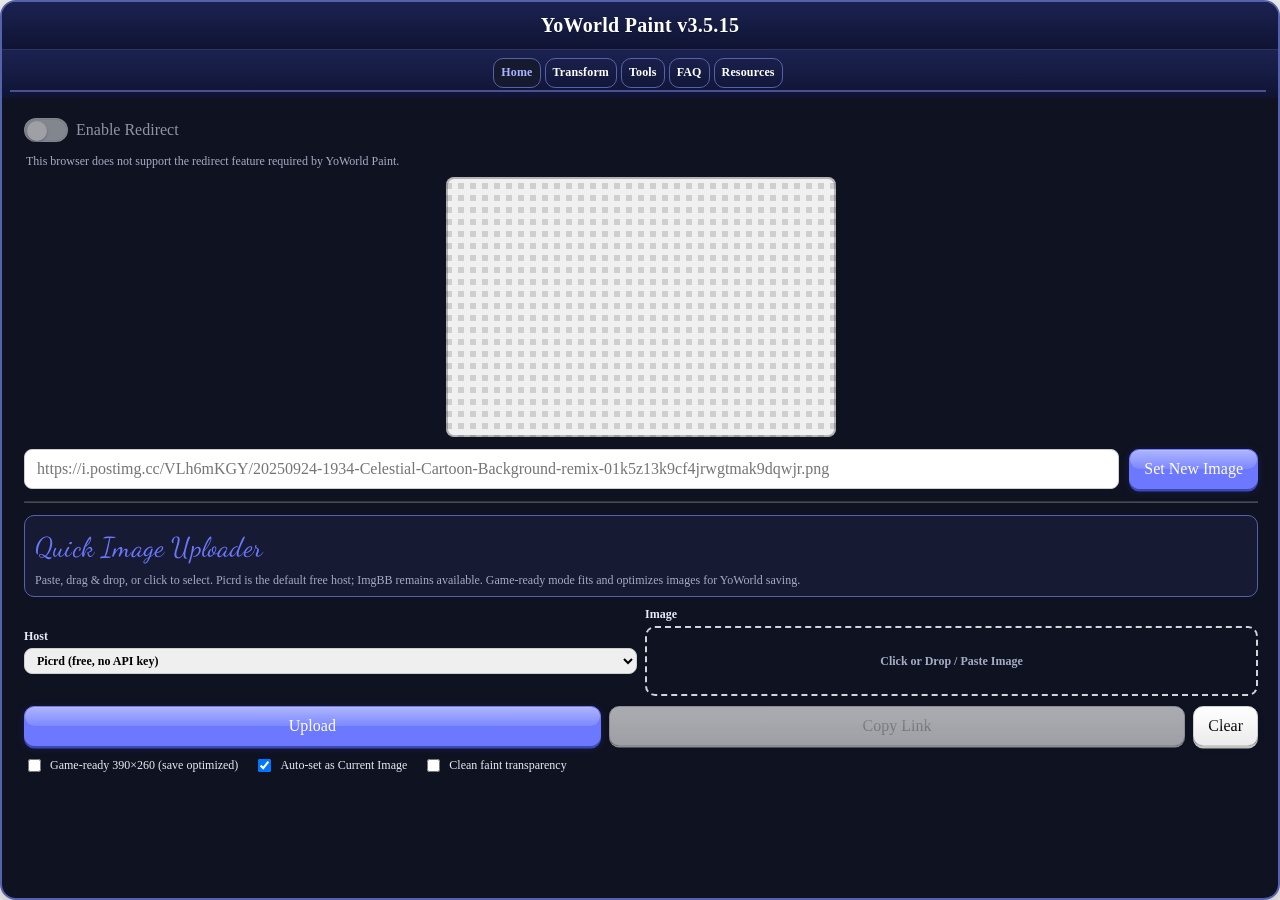
<file: popup/sidepanel.html>
<!DOCTYPE html>

<html lang="en">
<head>
<meta charset="utf-8"/>
<meta content="width=device-width, initial-scale=1" name="viewport"/>
<title>YoWorld Paint v3.5.15</title>
<link href="popup.css" rel="stylesheet"/>
<link href="sidepanel.css" rel="stylesheet"/>
<style>
/* YWP resources tab tweaks */
#panel-resources #btn-save-uploader{
  background:#7e1212;
  color:#fff;
}

#panel-resources #btn-save-uploader:hover{ filter:brightness(1.06); }
#panel-resources #btn-save-uploader:active{ transform:translateY(1px); }
#panel-resources .bmc-wrap{ text-align:center; margin-top:8px; }
#panel-resources .bmc-wrap a,
#panel-resources .bmc-wrap button{ display:inline-flex; align-items:center; justify-content:center; margin:0 auto; border-radius:12px; }
/* Make all uploader rows label-above-input for consistency */
#panel-resources .form-row{ display:flex; flex-direction:column; gap:4px; }
#panel-resources .form-row > label{ font-weight:600; }
/* Quick Upload drag/drop */
.qu-drop{ position:relative; border:2px dashed #d1d5db; border-radius:10px; min-height:70px; display:flex; align-items:center; justify-content:center; cursor:pointer; background:var(--panel-bg); font-size:12px; color:var(--muted); text-align:center; padding:8px; transition:border-color .15s ease, background .15s ease; }
.qu-drop:hover{ background: color-mix(in srgb, var(--accent) 6%, var(--panel-bg)); }
.qu-drop.drag{ border-color: var(--accent); background: color-mix(in srgb, var(--accent) 12%, var(--panel-bg)); }
.qu-drop-hint{ pointer-events:none; }
/* Toasts */
.toast-container{ position:fixed; left:50%; bottom:8px; transform:translateX(-50%); display:flex; flex-direction:column; gap:6px; z-index:999; pointer-events:none; }
.toast{ background:#111; color:#fff; font-size:12px; padding:6px 10px; border-radius:6px; box-shadow:0 4px 14px rgba(0,0,0,.3); opacity:0; animation:toast-in .25s ease forwards, toast-out .35s ease forwards 3.2s; letter-spacing:.25px; }
@keyframes toast-in{ from{ transform:translate(-50%,6px); opacity:0;} to{ transform:translate(-50%,0); opacity:1;} }
@keyframes toast-out{ to{ opacity:0; transform:translate(-50%,4px);} }
/* Quick Upload header */
.qu-head{ display:flex; flex-direction:column; gap:4px; padding:8px 10px; border:1px solid var(--frame-border); border-radius:10px; background: color-mix(in srgb, var(--accent) 8%, var(--panel-bg)); }
.qu-head .qu-title{ font-family:'Pacifico', system-ui, sans-serif; font-weight:400; font-size:15px; color: var(--accent); letter-spacing:.2px; }
.qu-head .qu-sub{ font-size:12px; color: var(--muted); }
.matrix-grid{ display:grid; grid-template-columns: repeat(3, minmax(70px, 1fr)); gap:6px; }
#panel-transform .matrix-grid input{ padding:6px 8px; font-size:12px; border:1px solid #cfcfcf; border-radius:6px; }
#panel-transform .matrix-actions{ display:flex; gap:8px; align-items:center; flex-wrap:wrap; margin:6px 0; }
#panel-transform .tx-row{ display:flex; gap:8px; align-items:center; flex-wrap:wrap; margin:6px 0; }
#panel-transform .tx-status{ font-size:12px; min-height:16px; color:#6b7280; }
#panel-transform .tx-warn{ font-size:12px; min-height:16px; color:#b00020; }
</style>
<link href="fonts.css" rel="stylesheet"/>
</head>
<body class="sidepanel-ui">
<div class="app-shell">
<header class="app-header">YoWorld Paint v3.5.15</header>
<nav aria-label="Main" class="tabs" role="tablist">
<button aria-selected="true" class="tab is-active" data-tab="home" role="tab">Home</button>
<button aria-selected="false" class="tab" data-tab="transform" role="tab">Transform</button>
<button aria-selected="false" class="tab" data-tab="tools" role="tab">Tools</button>
<button aria-selected="false" class="tab" data-tab="faq" role="tab">FAQ</button>
<button aria-selected="false" class="tab" data-tab="resources" role="tab">Resources</button>
</nav>
<main id="panels">
<section aria-label="Home" class="panel is-active" id="panel-home" role="region">
<div class="row switch">
<label class="toggle">
<input id="enable-redirect" type="checkbox"/>
<span aria-hidden="true" class="slider"></span>
<span class="label">Enable Redirect</span>
</label>
</div>
<div class="preview-card">
<div aria-label="Image preview 390×260" class="preview"></div>
</div>
<div class="input-row">
<input class="input" id="img-url" placeholder="https://i.postimg.cc/VLh6mKGY/20250924-1934-Celestial-Cartoon-Background-remix-01k5z13k9cf4jrwgtmak9dqwjr.png" type="text"/>
<button class="btn btn-primary" id="btn-set">Set New Image</button>
</div>
<hr style="margin:12px 0; opacity:.25;"/>
<div id="quick-upload" style="display:flex; flex-direction:column; gap:10px;">
  <div class="qu-head">
    <h3 class="qu-title">Quick Image Uploader</h3>
  <div class="qu-sub">Paste, drag & drop, or click to select. Picrd is the default free host; ImgBB remains available. Game-ready mode fits and optimizes images for YoWorld saving.</div>
  </div>
  <div style="display:flex; gap:8px; align-items:center;">
    <label style="font-size:12px; font-weight:600; display:flex; flex-direction:column; gap:4px; flex:1;">
      Host
      <select id="qu-host" class="input" style="padding:4px 8px;">
        <option value="picrd">Picrd (free, no API key)</option>
        <option value="imgbb">ImgBB (API key)</option>
      </select>
    </label>
    <div style="font-size:12px; font-weight:600; display:flex; flex-direction:column; gap:4px; flex:1;">
      <span>Image</span>
      <div id="qu-drop" class="qu-drop" role="button" tabindex="0" aria-label="Select image (click, drop or paste)">
        <input id="qu-file" type="file" accept="image/*" style="display:none;" />
        <span class="qu-drop-hint">Click or Drop / Paste Image</span>
      </div>
    </div>
  </div>
  <div style="display:flex; gap:8px; align-items:center; flex-wrap:wrap;">
    <button id="qu-upload" class="btn btn-primary" style="flex:1;">Upload</button>
    <button id="qu-copy" class="btn" style="flex:1;" disabled>Copy Link</button>
    <button id="qu-clear" class="btn" style="flex:0 0 auto;" aria-label="Clear selected image and status">Clear</button>
  </div>
  <div style="display:flex; align-items:center; gap:16px; font-size:12px; flex-wrap:wrap;">
    <label style="display:flex; align-items:center; gap:6px;">
  <input type="checkbox" id="qu-autoresize" aria-label="Prepare save-safe 390 by 260 image" aria-describedby="qu-status qu-warning" /> Game-ready 390×260 (save optimized)
    </label>
    <label style="display:flex; align-items:center; gap:6px;">
      <input type="checkbox" id="qu-autoset" checked aria-label="Auto-set as current image after upload" aria-describedby="qu-status qu-warning" /> Auto‑set as Current Image
    </label>
    <label style="display:flex; align-items:center; gap:6px;" title="Use only when faint transparent color becomes a solid haze in YoWorld. This may remove soft glows.">
      <input type="checkbox" id="qu-clean-alpha" aria-label="Clean faint transparency" aria-describedby="qu-status qu-warning" /> Clean faint transparency
    </label>
  </div>
  <div id="qu-status" style="font-size:12px; min-height:16px; color:#6b7280;"></div>
  <div id="qu-result" style="display:none; font-size:12px; word-break:break-all; background:#fafafa; border:1px solid #e5e7eb; padding:6px 8px; border-radius:8px;"></div>
  <div id="qu-warning" style="display:none; font-size:11px; color:#b00020;">ImgBB key missing. Set it in Resources tab.</div>
</div>
</section>
<section aria-label="Tools" class="panel" id="panel-tools" role="region">
  <div class="content-pad" style="display:flex; flex-direction:column; gap:12px;">
    <div class="tool-card">
      <div style="display:flex; justify-content:space-between; align-items:center; gap:8px; flex-wrap:wrap;">
        <div>
          <h3 style="margin:0 0 6px; font-size:16px;">Board Size Calculator</h3>
          <p class="note" style="margin:0;">Each board is 390×260. Set how many boards wide × high to get the resize target.</p>
        </div>
      </div>
      <div class="tools-row">
        <label class="tools-field">Boards wide
            <input id="tool-cols" class="input" type="number" min="1" step="1" value="1" />
        </label>
        <label class="tools-field">Boards high
          <input id="tool-rows" class="input" type="number" min="1" step="1" value="2" />
        </label>
        <div class="tools-output" id="tool-size">Target size: 1170 × 520 px</div>
      </div>
    </div>

    <div class="tool-card">
      <div style="display:flex; justify-content:space-between; align-items:center; gap:8px; flex-wrap:wrap;">
        <div>
          <h3 style="margin:0 0 6px; font-size:16px;">Image Splitter (390×260 tiles)</h3>
          <p class="note" style="margin:0;">Resize your image to the target above, then split into board-sized tiles.</p>
        </div>
        <button id="tool-file-btn" class="btn">Select Image</button>
      </div>
      <input id="tool-file" type="file" accept="image/*" style="display:none;" />
      <div id="tool-drop" class="qu-drop" role="button" tabindex="0" aria-label="Select or drop an image to split">
        <span class="qu-drop-hint">Click or Drop / Paste Image</span>
      </div>
      <div id="tool-meta" class="tool-meta">No image loaded.</div>
      <div id="tool-warning" class="tool-warning" role="alert" aria-live="polite"></div>
      <div style="display:flex; gap:8px; align-items:center; flex-wrap:wrap;">
        <button id="tool-split" class="btn btn-primary" disabled>Split into tiles</button>
        <label style="display:flex; align-items:center; gap:6px; font-size:12px;">
          <input type="checkbox" id="tool-scale" aria-label="Scale image to target board grid" /> Scale to target size
        </label>
        <button id="tool-zip" class="btn" disabled>Download ZIP</button>
        <button id="tool-clear" class="btn" aria-label="Clear image and tiles">Clear</button>
        <span class="note" id="tool-hint" style="margin:0;">Load an image; choose whether to scale or keep original size.</span>
      </div>
      <p class="note" style="margin:4px 0 0;">Tip: Right-click a tile and choose Copy Image, then paste in the Home tab to upload.</p>
      <div id="tool-results" class="tool-results" aria-live="polite"></div>
    </div>
  </div>
</section>
<section aria-label="Transform" class="panel" id="panel-transform" role="region">
  <div class="content-pad" style="padding:10px 6px; display:flex; flex-direction:column; gap:10px;">
    <div>
      <h3 style="margin:0 0 4px;">Perspective Transform</h3>
      <p class="note" style="margin:0;">Load a preset for right or left-facing items. Transforms slanted in-game screenshots to front-facing view. Adjust matrix values if needed.</p>
    </div>

    <div class="tx-row">
      <button id="tx-preset-right" class="btn" style="flex:0 0 auto;">Load Left Preset</button>
      <button id="tx-preset-left" class="btn" style="flex:0 0 auto;">Load Right Preset</button>
      <label style="display:flex; align-items:center; gap:6px; font-size:12px;">
        <input type="checkbox" id="tx-autoresize" /> Resize to 390×260
      </label>
      <label style="display:flex; align-items:center; gap:6px; font-size:12px;">
        <input type="checkbox" id="tx-multitile" /> Multi-tile output
      </label>
    </div>

    <div class="matrix-grid" aria-label="Transform matrix inputs">
      <input aria-label="m00" data-m="0" type="number" step="0.0001" />
      <input aria-label="m01" data-m="1" type="number" step="0.0001" />
      <input aria-label="m02" data-m="2" type="number" step="0.0001" />
      <input aria-label="m10" data-m="3" type="number" step="0.0001" />
      <input aria-label="m11" data-m="4" type="number" step="0.0001" />
      <input aria-label="m12" data-m="5" type="number" step="0.0001" />
      <input aria-label="m20" data-m="6" type="number" step="0.0001" />
      <input aria-label="m21" data-m="7" type="number" step="0.0001" />
      <input aria-label="m22" data-m="8" type="number" step="0.0001" />
    </div>

    <div class="tx-row">
      <button id="tx-apply" class="btn btn-primary" style="flex:0 0 auto;">Apply</button>
      <button id="tx-export" class="btn" style="flex:0 0 auto;" disabled>Export PNG</button>
      <button id="tx-export-all" class="btn" style="flex:0 0 auto; display:none;" disabled>Export All Tiles</button>
      <button id="tx-copy" class="btn" style="flex:0 0 auto;" disabled>Copy</button>
      <button id="tx-clear" class="btn" style="flex:0 0 auto;">Clear</button>
      <span class="tx-status" id="tx-status"></span>
    </div>

    <div class="tx-row">
      <button id="tx-file-btn" class="btn" style="flex:0 0 auto;">Select Image</button>
      <input id="tx-file" type="file" accept="image/*" style="display:none;" />
      <div id="tx-drop" class="qu-drop" role="button" tabindex="0" aria-label="Select or drop an image to transform" style="flex:1;">
        <span class="qu-drop-hint">Click / Drop / Paste Image</span>
      </div>
    </div>

    <div class="tx-warn" id="tx-warn"></div>

    <div class="preview-card" style="margin:4px 0 0;">
      <canvas id="tx-preview" width="390" height="260" aria-label="Transform preview" class="checker-bg"></canvas>
    </div>
  </div>
</section>
<!-- Tools panel moved directly after Home to match tab order -->
<section aria-label="Tools" class="panel" id="panel-tools" role="region">
  <div class="content-pad" style="display:flex; flex-direction:column; gap:12px;">
    <h3 style="margin:0;">Pre‑Warp (Board Slant)</h3>
    <p style="font-size:12px; color:var(--muted); margin:0;">Pre‑warp a straight 390×260 board image so it appears straight in‑game. Choose the in‑game orientation and export/copy.</p>
    <div style="display:flex; flex-wrap:wrap; gap:10px; align-items:flex-end;">
      <label style="font-size:12px; font-weight:600; display:flex; flex-direction:column; gap:4px;">
        Orientation
        <select id="skew-orientation" class="input" style="padding:4px 6px; min-width:110px;">
          <option value="right">Facing Right</option>
          <option value="left">Facing Left</option>
        </select>
      </label>
      <label style="display:flex; align-items:center; gap:6px; font-size:12px;">
        <input type="checkbox" id="skew-autoresize" /> Auto‑resize to 390×260
      </label>
      <label style="display:flex; align-items:center; gap:6px; font-size:12px;">
        <input type="checkbox" id="skew-advanced" /> Advanced
      </label>
    </div>
    <div id="skew-advanced-panel" style="display:none; background:#fafafa; border:1px solid #e5e7eb; padding:8px 10px; border-radius:10px; display:flex; flex-direction:column; gap:8px;">
      <div style="display:flex; flex-wrap:wrap; gap:12px;">
        <label style="font-size:12px; font-weight:600; display:flex; flex-direction:column; gap:4px;">
          Slant (px)
          <div style="display:flex; align-items:center; gap:8px;">
            <input type="range" id="skew-slant" min="20" max="200" step="1" style="flex:1;" />
            <input type="number" id="skew-slant-num" min="20" max="200" step="1" class="input" style="width:78px;" />
          </div>
          <span id="skew-slant-val" style="font-size:11px; color:#555;">60 px</span>
        </label>
        <label style="display:flex; align-items:center; gap:6px; font-size:12px;">
          <input type="checkbox" id="skew-hq" checked /> High Quality Sampling
        </label>
        <button id="skew-apply-slant" class="btn btn-sm" style="align-self:flex-end;">Apply Slant</button>
      </div>
      <div style="display:flex; flex-wrap:wrap; gap:12px; align-items:center;">
        <label style="font-size:12px; font-weight:600; display:flex; flex-direction:column; gap:4px;">
          Perspective (%)
          <div style="display:flex; align-items:center; gap:8px;">
            <input type="range" id="skew-persp" min="0" max="25" step="1" style="flex:1;" />
            <input type="number" id="skew-persp-num" min="0" max="25" step="1" class="input" style="width:78px;" />
          </div>
          <span id="skew-persp-val" style="font-size:11px; color:#555;">0 %</span>
        </label>
        <button id="skew-apply-persp" class="btn btn-sm" style="align-self:flex-end;">Apply Perspective</button>
      </div>
      <div style="display:flex; flex-wrap:wrap; gap:12px; align-items:flex-end; border-top:1px dashed #e5e7eb; padding-top:8px;">
        <label style="font-size:12px; font-weight:600; display:flex; flex-direction:column; gap:4px;">
          GIMP Shear → Slant
          <div style="display:flex; align-items:center; gap:8px;">
            <input type="number" id="gimp-shear" min="0" step="1" class="input" placeholder="Shear Y (px)" style="width:120px;" />
            <input type="number" id="gimp-srch" min="1" step="1" class="input" placeholder="Source H (px)" style="width:130px;" />
            <button id="gimp-convert" class="btn btn-sm">Convert</button>
          </div>
          <span style="font-size:11px; color:#6b7280;">If Auto‑resize is ON: Slant = Shear. If OFF: Slant ≈ Shear × (260 ÷ Source H).</span>
        </label>
        <div id="gimp-out" style="font-size:12px; color:#374151; padding-bottom:2px;"></div>
      </div>
      <div style="font-size:11px; color:#6b7280;">Advanced adjusts preset slant and sampling. Calibrate later with real corner data.</div>
    </div>
    <div style="display:flex; flex-direction:column; gap:6px;">
      <div id="skew-drop" class="qu-drop" role="button" tabindex="0" aria-label="Select or paste image" style="min-height:110px;">
        <input id="skew-file" type="file" accept="image/*" style="display:none;" />
        <span class="qu-drop-hint">Click / Drop / Paste Image</span>
      </div>
      <div id="skew-status" style="font-size:12px; min-height:16px; color:#6b7280;"></div>
    </div>
    <div class="preview-card" style="margin-top:4px;">
  <canvas id="skew-preview" width="390" height="260" aria-label="Pre-warp preview" class="checker-bg"></canvas>
    </div>
    <div style="display:flex; gap:8px; flex-wrap:wrap;">
      <button id="skew-run" class="btn btn-primary" style="flex:1;">Pre‑Warp</button>
      <button id="skew-export" class="btn" style="flex:1;" disabled>Export PNG</button>
      <button id="skew-copy" class="btn" style="flex:1;" disabled>Copy to Clipboard</button>
      <button id="skew-clear" class="btn" style="flex:0 0 auto;">Clear</button>
    </div>

    <hr style="margin:10px 0; opacity:.25;"/>
  <h3 style="margin:0;">Board Split (no resize)</h3>
  <p style="font-size:12px; color:var(--muted); margin:0;">Select a split mode and crop a window from your image without scaling. Modes: Horizontal 2×1 (780×260), Vertical 1×2 (390×520), Grid 2×2 (780×520). Each board is 390×260. Optionally apply pre‑warp.</p>
    <div style="display:flex; flex-wrap:wrap; gap:10px; align-items:flex-end;">
      <label style="font-size:12px; font-weight:600; display:flex; flex-direction:column; gap:4px;">
        Mode
        <select id="split-mode" class="input" style="min-width:140px;">
          <option value="h2">Horizontal 2×1 (780×260 → two 390×260)</option>
          <option value="v2">Vertical 1×2 (390×520 → two 390×260)</option>
          <option value="grid2">Grid 2×2 (780×520 → four 390×260)</option>
        </select>
      </label>
      <label style="font-size:12px; font-weight:600; display:flex; flex-direction:column; gap:4px;">
        Offset X
        <input id="split-x" type="number" class="input" min="0" step="1" style="max-width:120px;" />
      </label>
      <label style="font-size:12px; font-weight:600; display:flex; flex-direction:column; gap:4px;">
        Offset Y
        <input id="split-y" type="number" class="input" min="0" step="1" style="max-width:120px;" />
      </label>
      <button id="split-center" class="btn btn-sm" style="align-self:flex-end;">Center Window</button>
      <label style="display:flex; align-items:center; gap:6px; font-size:12px;">
        <input type="checkbox" id="split-apply-prewarp" checked /> Apply Pre‑Warp
      </label>
      <button id="split-run" class="btn btn-primary" style="flex:0 0 auto;">Split</button>
    </div>
    <div id="split-status" style="font-size:12px; min-height:16px; color:#6b7280;"></div>
    <div style="display:flex; gap:10px; flex-wrap:wrap;">
      <div class="preview-card" style="flex:1; min-width:220px;">
        <div style="font-size:12px; margin-bottom:4px;" id="split-label-left">Left (390×260)</div>
  <canvas id="split-left" width="260" height="174" class="checker-bg"></canvas>
        <div style="display:flex; gap:6px; margin-top:6px;">
          <button id="split-export-left" class="btn" disabled>Export Left</button>
          <button id="split-copy-left" class="btn" disabled>Copy Left</button>
        </div>
      </div>
      <div class="preview-card" style="flex:1; min-width:220px;">
        <div style="font-size:12px; margin-bottom:4px;" id="split-label-right">Right (390×260)</div>
  <canvas id="split-right" width="260" height="174" class="checker-bg"></canvas>
        <div style="display:flex; gap:6px; margin-top:6px;">
          <button id="split-export-right" class="btn" disabled>Export Right</button>
          <button id="split-copy-right" class="btn" disabled>Copy Right</button>
        </div>
      </div>
      <div class="preview-card" id="split-q3-wrap" style="flex:1; min-width:220px; display:none;">
        <div style="font-size:12px; margin-bottom:4px;">Bottom‑Left (390×260)</div>
  <canvas id="split-q3" width="260" height="174" class="checker-bg"></canvas>
        <div style="display:flex; gap:6px; margin-top:6px;">
          <button id="split-export-q3" class="btn" disabled>Export BL</button>
          <button id="split-copy-q3" class="btn" disabled>Copy BL</button>
        </div>
      </div>
      <div class="preview-card" id="split-q4-wrap" style="flex:1; min-width:220px; display:none;">
        <div style="font-size:12px; margin-bottom:4px;">Bottom‑Right (390×260)</div>
  <canvas id="split-q4" width="260" height="174" class="checker-bg"></canvas>
        <div style="display:flex; gap:6px; margin-top:6px;">
          <button id="split-export-q4" class="btn" disabled>Export BR</button>
          <button id="split-copy-q4" class="btn" disabled>Copy BR</button>
        </div>
      </div>
    </div>
  </div>
</section>
<section aria-label="FAQ" class="panel" id="panel-faq" role="region">
<div class="content-pad faq">
<h3>Making Art in YW</h3>
<p>Use one of these two paths to set your Paint Board image.</p>

<h4>Quick Image Uploader (recommended)</h4>
<ol>
  <li>Open the <strong>Home</strong> tab.</li>
  <li>In <strong>Quick Image Uploader</strong>: paste, drag &amp; drop, or click to select an image.</li>
  <li>Click <strong>Upload</strong>.</li>
  <li>Optional: leave <strong>“Auto‑set as Current Image”</strong> ON to apply immediately.</li>
  <li>Enable <strong>Redirect</strong> at the top.</li>
  <li>Keep Redirect ON while you open the Paint Board and press <strong>Save/OK</strong> the first time.</li>
  <li>Wait for that save to finish, then turn off <strong>Enable Redirect</strong>.</li>
  <li>Open the paint board and press <strong>OK</strong>.</li>
</ol>

<h4>Manual host (if you prefer your own site)</h4>
<ol>
  <li>Resize your image to <strong>390×260</strong> (PNG recommended).</li>
  <li>Upload it to a host that provides a <strong>direct image link</strong> (Picrd or Postimages recommended).</li>
  <li>Copy the direct image link.</li>
  <li>In the <strong>Home</strong> tab, paste the link and click <strong>“Set New Image.”</strong></li>
  <li>Enable <strong>Redirect</strong>, save your Paint Board in YoWorld, then turn Redirect off.</li>
  <li>Open the paint board and press <strong>OK</strong>.</li>
</ol>
<!-- Create Boards section removed (tab retired) -->

<h3>Tips</h3>
<ul>
  <li><strong>Paste everywhere:</strong> You can paste images directly into Home fields.</li>
  <li><strong>Hosting:</strong> Picrd is the default and needs no API key. ImgBB remains optional in the Host menu.</li>
  <li><strong>Transparency:</strong> Soft detail is preserved by default. Enable Clean faint transparency only when unwanted haze or hidden background color becomes solid in YoWorld.</li>
</ul>
</div>
</section>
<section aria-label="Resources" class="panel" id="panel-resources" role="region">
<h3>Useful Links</h3>
<h4>YoWorld Paint &amp; YoWorld</h4>
<ul class="links">
  <li><a href="https://chromewebstore.google.com/detail/gghlcfcgammhbcbackobhfelncbabgia" rel="noopener" target="_blank">YoWorld Paint - Chrome Web Store</a></li>
  <li><a href="../privacy-policy.html" rel="noopener" target="_blank">YoWorld Paint Privacy Policy</a></li>
</ul>
<h4>AI Generators</h4>
<ul class="links">
  <li><a href="https://firefly.adobe.com/" rel="noopener" target="_blank">Adobe Firefly</a></li>
  <li><a href="https://chatgpt.com/" rel="noopener" target="_blank">ChatGPT - Free</a></li>
  <li><a href="https://sora.chatgpt.com/library" rel="noopener" target="_blank">ChatGPT - Paid Image Generator</a></li>
  <li><a href="https://clipdrop.co/stable-diffusion" rel="noopener" target="_blank">Clipdrop (SDXL)</a></li>
  <li><a href="https://gemini.google.com/" rel="noopener" target="_blank">Google Gemini</a></li>
  <li><a href="https://ideogram.ai/" rel="noopener" target="_blank">Ideogram</a></li>
  <li><a href="https://leonardo.ai/" rel="noopener" target="_blank">Leonardo AI</a></li>
  <li><a href="https://www.mage.space/" rel="noopener" target="_blank">Mage.space</a></li>
  <li><a href="https://designer.microsoft.com/image-creator" rel="noopener" target="_blank">Microsoft Designer - Backgrounds</a></li>
  <li><a href="https://nightcafe.art/ru/cajungypsy?refsrc=share" rel="noopener" target="_blank">NightCafe</a></li>
  <li><a href="https://pixlr.com/image-generator/" rel="noopener" target="_blank">Pixlr AI Image Generator</a></li>
  <li><a href="https://playground.com/" rel="noopener" target="_blank">Playground AI</a></li>
  <li><a href="https://stablediffusionweb.com/" rel="noopener" target="_blank">Stable Diffusion Web</a></li>
  </ul>
<h4>Image Editing</h4>
<ul class="links">
  <li><a href="https://www.photoroom.com/tools/background-remover" rel="noopener" target="_blank">Background Remover</a></li>
  <li><a href="https://www.photopea.com/" rel="noopener" target="_blank">Chromebook Users Resizing Option</a></li>
  <li><a href="https://www.iloveimg.com/" rel="noopener" target="_blank">Image Editing Tools - Free</a></li>
  <li><a href="https://pinetools.com/resize-image" rel="noopener" target="_blank">Image Resizer</a></li>
  <li><a href="https://pinetools.com/split-image" rel="noopener" target="_blank">Image Splitter For Larger Images</a></li>
  <li><a href="https://www.textstudio.com/" rel="noopener" target="_blank">TextStudio Font Generator</a></li>
</ul>
<h4>Image Hosts</h4>
<ul class="links">
  <li><a href="https://picrd.com/" rel="noopener" target="_blank">Picrd - Default Quick Upload Host</a></li>
  <li><a href="https://imgbb.com/" rel="noopener" target="_blank">ImgBB - Image Host</a></li>
  <li><a href="https://imgur.com/upload" rel="noopener" target="_blank">Imgur Upload</a></li>
  <li><a href="https://postimages.org/" rel="noopener" target="_blank">Postimages - Image Host</a></li>
</ul>
<div class="uploader-settings" style="margin-top:18px; border-top:1px solid #e5e7eb; padding-top:14px;">
  <h3 style="margin:0 0 8px; font-size:15px;">Uploader Settings</h3>
  <p style="font-size:12px; opacity:.75; margin:0 0 10px;"><strong>Picrd</strong> is the default and needs no API key. Your browser asks once for upload access the first time you use it. <a href="https://picrd.com/docs" target="_blank" rel="noopener">Picrd API details</a>.</p>
  <h4 style="margin:12px 0 8px; font-size:13px;">Optional ImgBB</h4>
  <p style="font-size:12px; opacity:.75; margin:0 0 10px;">ImgBB remains available in the Host menu. Its API key is saved in browser extension storage.</p>
  <div class="form-row" style="margin-bottom:10px;">
    <label for="res-imgbb-key">ImgBB API Key</label>
    <input id="res-imgbb-key" type="text" class="input" placeholder="Paste key..." />
  </div>
  <div style="display:flex; gap:10px; align-items:center; flex-wrap:wrap;">
  <button id="btn-save-imgbb" class="btn btn-primary" style="padding:6px 14px; border-radius:10px; font-weight:600;">Save Key</button>
    <button id="btn-test-imgbb" class="btn" style="padding:6px 12px; border-radius:10px;">Test Key</button>
  <a href="https://api.imgbb.com/" target="_blank" rel="noopener" class="btn btn-secondary btn-sm">Get your API key here</a>
    <span id="res-imgbb-status" style="font-size:12px; min-height:16px;"></span>
  </div>
</div>

  <div class="view-mode-settings" style="margin-top:18px; border-top:1px solid #e5e7eb; padding-top:14px;">
    <h3 style="margin:0 0 8px; font-size:15px;">Default View</h3>
    <div class="form-row" style="margin-bottom:10px;">
      <label for="res-view-mode">When the toolbar icon is clicked</label>
      <select id="res-view-mode" class="input">
        <option value="sidepanel">Side Panel (recommended)</option>
        <option value="popup">Popup</option>
      </select>
    </div>
    <p class="note" style="margin:0;">Side Panel is used when supported; other Chromium browsers automatically use Popup. Your choice is saved in browser extension storage.</p>
  </div>

  <div class="theme-settings" style="margin-top:18px; border-top:1px solid #e5e7eb; padding-top:14px;">
    <h3 style="margin:0 0 8px; font-size:15px;">Theme</h3>
    <div class="form-row" style="margin-bottom:10px;">
      <label for="res-theme">Color Theme</label>
      <select id="res-theme" class="input">
        <option value="aurora-rose">Aurora Rose</option>
        <option value="crimson">Crimson</option>
        <option value="emerald">Emerald</option>
        <option value="midnight">Midnight (default)</option>
        <option value="mint-frost">Mint Frost</option>
        <option value="pastel-breeze">Pastel Breeze</option>
        <option value="royal">Royal</option>
        <option value="slate">Slate</option>
        <option value="teal-contrast">Teal Contrast</option>
        <option value="violet-contrast">Violet Contrast</option>
      </select>
    </div>
    <p class="note" style="margin:0;">Theme saves in browser extension storage and applies across all tabs.</p>
  </div>

  <!-- Footer content scoped to Resources only -->
  <footer class="app-footer"><div class="footer-inner"><div class="bmc-wrap">
    <a class="bmc" href="https://buymeacoffee.com/ywpaint" rel="noopener" target="_blank">Buy Me a Coffee</a>
  </div><div class="donate" style="text-align:center;">
    <p style="font-size:12px; opacity:.8; text-align:center;">
      Fan tool. Not affiliated with YoWorld or Big Viking Games.<br/>
      Report Bugs: <a href="mailto:ywa.paint@gmail.com">ywa.paint@gmail.com</a>
    </p>
  </div></div></footer>
</section>
</main>
<script src="../src/lib/browser-compat.js"></script>
<script src="popup.js"></script>
<script src="../src/vendor/upng/UPNG.js"></script>
<script src="tabs/home.js"></script>
<script src="tabs/tools.js"></script>
<script src="tabs/transform.js"></script>
<script src="tabs/faq.js"></script>
<script src="tabs/resources.js"></script>
</div>
<div class="toast-container" id="toast-container" aria-live="polite" aria-atomic="true"></div>
</body>
</html>
</file>
<file: popup/popup.css>
/* === 3D button styling (subtle depth) === */
.btn{
  background: linear-gradient(#fdfdfd, #ececec);
  border: 1px solid #cfcfcf;
  border-radius: 10px;
  position: relative;
  box-shadow:
    0 2.5px 0 #c2c2c2,
    0 2px 10px rgba(0,0,0,.06),
    inset 0 1px 0 rgba(255,255,255,.85);
  transform: translateY(0);
  transition: transform .06s ease, box-shadow .12s ease, filter .12s ease, background .12s ease;
}
.btn::before{
  content:"";
  position:absolute; left:0; right:0; top:0; height:50%;
  background: linear-gradient(to bottom, rgba(255,255,255,.45), rgba(255,255,255,.12));
  border-radius: inherit;
  pointer-events: none;
}
.tool-card{
  border:1px solid #e5e7eb;
  border-radius:12px;
  padding:12px;
  background: var(--panel-bg);
  box-shadow:0 4px 12px rgba(0,0,0,.05);
}
.tools-row{ display:flex; gap:10px; flex-wrap:wrap; align-items:flex-end; margin-top:8px; }
.tools-field{ display:flex; flex-direction:column; gap:4px; font-weight:600; font-size:12px; flex:1 1 140px; }
.tools-field .input{ font-weight:600; }
.tools-output{ font-weight:700; font-size:13px; padding:8px 10px; border:1px dashed #d1d5db; border-radius:10px; background: color-mix(in srgb, var(--accent) 6%, var(--panel-bg)); }
.tool-meta{ margin-top:8px; font-size:12px; color: var(--muted); }
.tool-warning{ margin-top:6px; font-size:12px; color:#8a1414; min-height:14px; }
.tool-results{ margin-top:10px; display:grid; gap:10px; grid-template-columns: repeat(auto-fit, minmax(140px, 1fr)); }
.tool-tile{ border:1px solid #e5e7eb; border-radius:10px; padding:8px; background:#fff; display:flex; flex-direction:column; gap:6px; align-items:center; box-shadow:0 2px 8px rgba(0,0,0,.05); }
.tool-tile img{
  width:120px;
  height:80px;
  object-fit:contain;
  border:1px solid #eee;
  border-radius:6px;
  /* Checkerboard to show transparency */
  background-color: var(--cb-light, #f6f6f6);
  background-image:
    linear-gradient(45deg, var(--cb-dark, #e0e0e0) 25%, transparent 25%),
    linear-gradient(45deg, transparent 75%, var(--cb-dark, #e0e0e0) 75%);
  background-size: var(--cb-size, 12px) var(--cb-size, 12px);
  background-position: 0 0, calc(var(--cb-size, 12px) / 2) calc(var(--cb-size, 12px) / 2);
}
.btn:hover{ filter: brightness(0.99); }
.btn:active{
  transform: translateY(1px);
  box-shadow:
    0 1px 0 #bdbdbd,
    0 1px 6px rgba(0,0,0,.05),
    inset 0 1px 0 rgba(255,255,255,.6);
}
.btn:focus-visible{ outline: 3px solid var(--focus-ring, #7aa2ff); outline-offset:2px; }

.btn-primary{
  background: linear-gradient(var(--accent-1, var(--accent)), var(--accent-2, var(--accent)));
  border-color: var(--accent-border, var(--accent));
  color:#fff;
  box-shadow:
    0 2.5px 0 var(--accent-press, rgba(0,0,0,.2)),
    0 2px 10px var(--accent-shadow, rgba(0,0,0,.12)),
    inset 0 1px 0 rgba(255,255,255,.12);
}
.btn-primary:hover{ filter: brightness(0.98); }
.btn-primary:active{
  transform: translateY(1px);
  box-shadow:
    0 1px 0 var(--accent-press-active, var(--accent-press, rgba(0,0,0,.2))),
    0 1px 6px var(--accent-shadow, rgba(0,0,0,.12)),
    inset 0 1px 0 rgba(255,255,255,.18);
}

.btn-secondary{
  background: linear-gradient(#ffffff, #f3f3f3);
  border-color: #e0e0e0;
  color: var(--accent);
  box-shadow:
    0 2.5px 0 #d2d2d2,
    0 2px 10px rgba(0,0,0,.05),
    inset 0 1px 0 rgba(255,255,255,.9);
}
.btn-secondary:active{
  transform: translateY(1px);
  box-shadow:
    0 1px 0 #c8c8c8,
    0 1px 6px rgba(0,0,0,.04),
    inset 0 1px 0 rgba(255,255,255,.7);
}

.btn-sm{ padding:6px 10px; font-size:12px; border-radius:8px; }

/* Checkerboard background for transparency previews */
.checker-bg{
  background-color: #ffffff;
  background-image:
    linear-gradient(45deg, #ececec 25%, transparent 25%, transparent 75%, #ececec 75%),
    linear-gradient(45deg, #ececec 25%, transparent 25%, transparent 75%, #ececec 75%);
  background-size: 16px 16px;
  background-position: 0 0, 8px 8px;
  border-radius: 8px;
  box-shadow: inset 0 0 0 1px #ddd;
}

/* Red variant alignment */
.btn-red{
  background: linear-gradient(#7f1212, #6e0d0d);
  color:#fff;
  border:1px solid #540a0a;
  box-shadow:
    0 2.5px 0 #4b0909,
    0 2px 10px rgba(110,13,13,.22),
    inset 0 1px 0 rgba(255,255,255,.1);
}
.btn-red:active{
  transform: translateY(1px);
  box-shadow:
    0 1px 0 #470808,
    0 1px 6px rgba(110,13,13,.18),
    inset 0 1px 0 rgba(255,255,255,.16);
}

/* Disabled state */
.btn[disabled], .btn:disabled{
  opacity: .65;
  cursor: default;
  filter: none;
  box-shadow:
    0 1.5px 0 #d0d0d0,
    0 1px 6px rgba(0,0,0,.03),
    inset 0 1px 0 rgba(255,255,255,.7);
}
/* Make disabled primary look consistent */
#panel-transform .btn.btn--primary:disabled,
#panel-transform .btn.btn--primary[disabled]{
  background: linear-gradient(#caa2a2, #b98989);
  border-color: #9c6f6f;
  color: #f5f5f5;
}
:root{
  --bg: #4b0c0c;
  --panel-bg: #fff;
  --text: #222;
  --pill-border: #a23b3b;
  --pill-active: #7a1414;
  --pill-text: #fff;
  --accent: #7a1414;
  --muted: #6b6b6b;
}

* { box-sizing: border-box; }
html, body { margin:0; padding:0; overflow: hidden; }
body { width: 540px; background: var(--panel-bg); color: var(--text); }

.app-header{
  background: var(--bg);
  color:#fff; font-weight:700; text-align:center;
  padding:10px 8px; font-size:18px;
}

/* Pill tabs */
nav.tabs{ position:relative; display:flex; align-items:flex-end; gap:10px; padding:8px; background: var(--bg); }
nav.tabs::after{ content:''; position:absolute; left:8px; right:8px; bottom:6px; height:2px; background: var(--pill-border); opacity:.85; }
nav.tabs .tab{
  appearance:none; border:2px solid var(--pill-border);
  border-radius:12px; padding:7px 14px; min-height:34px;
  background:transparent; color:#fff; font-weight:600; cursor:pointer;
  line-height:1.2; transition:background .15s ease, color .15s ease, box-shadow .15s;
}
nav.tabs .tab:hover{ box-shadow: inset 0 0 0 9999px rgba(255,255,255,.06); }
nav.tabs .tab.is-active{ background: var(--pill-active); color: var(--pill-text); }

/* Panels */
#panels{ padding:8px; }
.panel{ display:none; }
.panel.is-active{ display:block; }

/* Themed link colors (exclude button-like anchors) */
.panel a:not(.btn):not(.bmc){ color: var(--link); }
.panel a:not(.btn):not(.bmc):hover{ color: var(--link-hover); }
.panel a:not(.btn):not(.bmc):visited{ color: var(--link-visited); }

/* Home */
.row.switch{ display:flex; align-items:center; gap:12px; margin:8px 0 12px; }

.info-link{ margin-left:auto; color: var(--link); text-decoration:none; }
.info-link:hover{ text-decoration:underline; }

.preview-card{ margin:8px 0; display:flex; justify-content:center; }
.preview{
  width:390px; height:260px; border-radius:8px;
  /* Checkerboard base for transparency preview */
  background-color: var(--cb-light, #f6f6f6);
  background-image:
    linear-gradient(45deg, var(--cb-dark, #e0e0e0) 25%, transparent 25%),
    linear-gradient(45deg, transparent 75%, var(--cb-dark, #e0e0e0) 75%);
  background-size: var(--cb-size, 12px) var(--cb-size, 12px);
  background-position: 0 0, calc(var(--cb-size, 12px) / 2) calc(var(--cb-size, 12px) / 2);
  box-shadow: inset 0 0 0 2px rgba(0,0,0,.25);
}
.input-row{ margin:10px 0; display:grid; grid-template-columns: 1fr auto; gap:8px; }
.input{ width:100%; border:1px solid #cfcfcf; border-radius:6px; padding:8px; outline:none; }
.input:focus{ border-color:#9bb2f5; box-shadow: 0 0 0 3px rgba(142,169,255,.25); }

.btn{ border:1px solid #cfcfcf; background: linear-gradient(#fdfdfd, #ececec); border-radius:8px; padding:8px 14px; cursor:pointer; }
.btn:hover{ filter:brightness(.98); }
.btn-ghost{ background:transparent; }
.btn-ghost::before{ content:none; }


/* Subtle secondary button */
.btn-secondary{ background:#fafafa; border-color:#e6e6e6; color: var(--accent); text-decoration:none; }
.btn-secondary:hover{ background:#f2f2f2; filter:brightness(.99); }
.btn-sm{ padding:6px 10px; font-size:12px; border-radius:8px; }

.note{ color:#777; font-size:12px; margin:4px 2px; }

#panel-transform { overflow-x:hidden; }
/* Resources */
.content-pad{ padding:6px 2px; }
.links{ margin:4px 0 12px 20px; }
.links li{ margin:6px 0; }
.uploader-row{ display:flex; align-items:center; gap:8px; flex-wrap:wrap; }
.rule{ border:none; border-top:1px solid rgba(0,0,0,.15); margin:12px 0; }
.meta{ color:#555; font-size:12px; }
.donate{ text-align:center; margin-top:10px; }
.bmc{ display:inline-block; padding:8px 14px; background:#FFDD00; color:#000; font-weight:700; border-radius:8px; text-decoration:none; box-shadow:0 1px 0 rgba(0,0,0,.18), 0 2px 6px rgba(0,0,0,.12); }
.bmc:hover{ filter:brightness(.95); }
.status{ margin-left:6px; opacity:.8; }


/* === Theme variables (defaults + named themes) === */
:root{
  /* base neutrals */
  --panel-bg: #ffffff;
  --text: #1f1f1f;
  --muted: #666;
  /* checkerboard colors (typical light/dark greys) */
  --cb-light: #f0f0f0;
  --cb-dark:  #cfcfcf;
  /* link colors */
  --link: #6a87c9;
  --link-hover: #8aa0e3;
  --link-visited: #7d8fdb;
  /* tab/pill */
  --pill-border: #b33a3a;
  --pill-active-bg: #ffffff;
  --pill-inactive-bg: transparent;
  --pill-text: #ffffff;
  --pill-active-text: #8a1414;
  /* header gradient stops */
  --hdr-1: #6f0f0f; /* red-700 */
  --hdr-2: #3a0505; /* red-900 */
  /* accent + borders */
  --accent: #8a1414;
  --frame-border: #b33a3a;
  /* accent shades (used for 3D button depth; can be overridden per theme) */
  --accent-1: #9c1a1a;
  --accent-2: #7a1414;
  --accent-border: #5a0f0f;
  --accent-press: #5a0f0f;
  --accent-press-active: #4c0d0d;
  --accent-shadow: rgba(122,20,20,.25);
  /* scroll colors */
  --scroll-thumb: #7a1414;
  --scroll-track: #fff1f1;
}

/* === Additional Themes === */
/* Pastel Breeze */
.theme-pastel-breeze{
  --panel-bg:#f6f9ff;
  --text:#324354; --muted:#6d7b89;
  --pill-border:#b7cbe2; --pill-active-bg:#ffffff; --pill-inactive-bg:transparent; --pill-text:#ffffff; --pill-active-text:#2e5d7d;
  --hdr-1:#84c5f4; --hdr-2:#6bb7ee;
  --accent:#84c5f4; --frame-border:#b7d9f5;
  --accent-1:#95cdf6; --accent-2:#6bb7ee; --accent-border:#4e9fd8; --accent-press:#4e9fd8; --accent-press-active:#3a86bd; --accent-shadow: rgba(78,159,216,.22);
  --scroll-thumb:#84c5f4; --scroll-track:#e9f4fc;
  --focus-ring: rgba(132,197,244,.35);
  --link:#2e5d7d; --link-hover:#3f6f91; --link-visited:#2a5774;
}

/* Mint Frost */
.theme-mint-frost{
  --panel-bg:#eefdf9;
  --text:#20453d; --muted:#5a7b72;
  --pill-border:#80c9ba; --pill-active-bg:#ffffff; --pill-inactive-bg:transparent; --pill-text:#ffffff; --pill-active-text:#2ea585;
  --hdr-1:#3dbb9b; --hdr-2:#2ea585;
  --accent:#3dbb9b; --frame-border:#7ad7c2;
  --accent-1:#49c3a5; --accent-2:#2ea585; --accent-border:#23826a; --accent-press:#23826a; --accent-press-active:#1a6652; --accent-shadow: rgba(35,130,106,.22);
  --scroll-thumb:#3dbb9b; --scroll-track:#e0f7f7;
  --focus-ring: rgba(61,187,155,.30);
  --link:#2ea585; --link-hover:#38b394; --link-visited:#279a72;
}

/* Aurora Rose */
.theme-aurora-rose{
  --panel-bg:#fff5f8;
  --text:#4b2e3b; --muted:#846b78;
  --pill-border:#e6b3c6; --pill-active-bg:#ffffff; --pill-inactive-bg:transparent; --pill-text:#ffffff; --pill-active-text:#cd477d;
  --hdr-1:#e0568a; --hdr-2:#cd477d;
  --accent:#e0568a; --frame-border:#e6b3c6;
  --accent-1:#e86c9a; --accent-2:#cd477d; --accent-border:#a83766; --accent-press:#a83766; --accent-press-active:#852b52; --accent-shadow: rgba(168,55,102,.22);
  --scroll-thumb:#e0568a; --scroll-track:#fdeaf0;
  --focus-ring: rgba(224,86,138,.32);
  --link:#cd477d; --link-hover:#d85d8d; --link-visited:#b8406e;
}

/* High Contrast Teal */
.theme-teal-contrast{
  --panel-bg:#0f1b1b;
  --text:#eaf6f6; --muted:#a5c5c5;
  --pill-border:#2aa39a; --pill-active-bg:#122020; --pill-inactive-bg:transparent; --pill-text:#eaf6f6; --pill-active-text:#7de0d7;
  --hdr-1:#0e2e2e; --hdr-2:#081a1a;
  --accent:#1fa7a0; --frame-border:#2aa39a;
  --accent-1:#2dc1b8; --accent-2:#14928b; --accent-border:#0f6f69; --accent-press:#0f6f69; --accent-press-active:#0b524d; --accent-shadow: rgba(15,111,105,.28);
  --scroll-thumb:#1fa7a0; --scroll-track:#0a1414;
  --focus-ring: rgba(31,167,160,.42);
  --link:#7de0d7; --link-hover:#9aebe4; --link-visited:#6bd2ca;
}

/* High Contrast Violet */
.theme-violet-contrast{
  --panel-bg:#131022;
  --text:#f3efff; --muted:#c4b8ea;
  --pill-border:#8c70de; --pill-active-bg:#1b1530; --pill-inactive-bg:transparent; --pill-text:#f3efff; --pill-active-text:#d8caff;
  --hdr-1:#2c1f57; --hdr-2:#181035;
  --accent:#9a7dff; --frame-border:#8c70de;
  --accent-1:#ab92ff; --accent-2:#8467ec; --accent-border:#5f47b5; --accent-press:#5f47b5; --accent-press-active:#4a3790; --accent-shadow: rgba(95,71,181,.30);
  --scroll-thumb:#9a7dff; --scroll-track:#0f0b1d;
  --focus-ring: rgba(154,125,255,.45);
  --link:#d8caff; --link-hover:#e4d9ff; --link-visited:#c8b7ff;
}
/* Crimson (default) */
.theme-crimson{
  --panel-bg:#fff;
  --text:#1f1f1f; --muted:#666;
  --pill-border:#b33a3a; --pill-active-bg:#fff; --pill-inactive-bg:transparent; --pill-text:#fff; --pill-active-text:#8a1414;
  --hdr-1:#6f0f0f; --hdr-2:#3a0505;
  --accent:#8a1414; --frame-border:#b33a3a;
  --scroll-thumb:#7a1414; --scroll-track:#fff1f1;
  --focus-ring: rgba(138,20,20,.28);
}

/* Emerald */
.theme-emerald{
  --panel-bg:#ffffff;
  --text:#12322a; --muted:#5b746d;
  --pill-border:#2e8b57; --pill-active-bg:#fff; --pill-inactive-bg:transparent; --pill-text:#fff; --pill-active-text:#226b45;
  --hdr-1:#1f5c43; --hdr-2:#134232;
  --accent:#226b45; --frame-border:#2e8b57;
  --accent-1:#2a8058; --accent-2:#1e5d41; --accent-border:#1a4d37; --accent-press:#1a4d37; --accent-press-active:#143b2b; --accent-shadow: rgba(26,77,55,.22);
  --scroll-thumb:#226b45; --scroll-track:#eef8f2;
  --focus-ring: rgba(34,107,69,.28);
}

/* Midnight */
.theme-midnight{
  --panel-bg:#0f1220;
  --text:#e8eaf6; --muted:#a5acc4;
  --pill-border:#5561aa; --pill-active-bg:#151a2e; --pill-inactive-bg:transparent; --pill-text:#e8eaf6; --pill-active-text:#aab4ff;
  --hdr-1:#1b2250; --hdr-2:#0f1433;
  --accent:#6b78ff; --frame-border:#5561aa;
  --accent-1:#7b87ff; --accent-2:#5b68ff; --accent-border:#3c48b8; --accent-press:#3c48b8; --accent-press-active:#2f3991; --accent-shadow: rgba(60,72,184,.24);
  --scroll-thumb:#6b78ff; --scroll-track:#0d1022;
  --focus-ring: rgba(107,120,255,.35);
  /* softer, readable links on dark bg */
  --link: #aab4ff;
  --link-hover: #c4cbff;
  --link-visited: #9aa3ff;
}

/* Royal */
.theme-royal{
  --panel-bg:#ffffff;
  --text:#231a34; --muted:#6b6280;
  --pill-border:#7a64c9; --pill-active-bg:#ffffff; --pill-inactive-bg:transparent; --pill-text:#fff; --pill-active-text:#614ab6;
  --hdr-1:#6b4fc0; --hdr-2:#4a2f9e;
  --accent:#614ab6; --frame-border:#7a64c9;
  --accent-1:#6a54c0; --accent-2:#573fa8; --accent-border:#4a3490; --accent-press:#4a3490; --accent-press-active:#3b2878; --accent-shadow: rgba(74,52,144,.22);
  --scroll-thumb:#614ab6; --scroll-track:#f3efff;
  --focus-ring: rgba(97,74,182,.30);
}

/* Slate */
.theme-slate{
  --panel-bg:#ffffff;
  --text:#1f2937; --muted:#6b7280;
  --pill-border:#9aa0a6; --pill-active-bg:#ffffff; --pill-inactive-bg:transparent; --pill-text:#111827; --pill-active-text:#111827;
  --hdr-1:#4b5563; --hdr-2:#1f2937;
  --accent:#374151; --frame-border:#9aa0a6;
  --accent-1:#4b5563; --accent-2:#1f2937; --accent-border:#111827; --accent-press:#111827; --accent-press-active:#0b1220; --accent-shadow: rgba(17,24,39,.22);
  --scroll-thumb:#4b5563; --scroll-track:#f3f4f6;
  --focus-ring: rgba(55,65,81,.28);
}

/* Frame */
body{ background:#ececec; }
.app-shell{
  width: 540px; height: 560px;
  margin: 0 auto;
  background: var(--panel-bg);
  border: 2px solid var(--frame-border);
  border-radius: 16px;
  box-shadow: 0 6px 18px rgba(0,0,0,.18);
  overflow: hidden;
  display: flex;
  flex-direction: column;
}

/* Header */
.app-header{
  background: linear-gradient(180deg,var(--hdr-1),var(--hdr-2));
  color:#fff;
  font-family: "Cinzel Decorative", serif;
  font-weight:700;
  text-shadow: 0 1px 0 rgba(0,0,0,.35);
  letter-spacing:.3px;
  text-align:center;
  padding:12px 10px;
  font-size:20px;
  border-bottom: 1px solid rgba(255,255,255,.08);
}

/* Pill tabs (two-line capable, Spectral SC) */
nav.tabs{ background: linear-gradient(180deg,var(--hdr-1),var(--hdr-2)); padding:8px 12px 10px 8px; display:flex; gap:4px; align-items:flex-end; justify-content:center; position:relative; }
nav.tabs::after{ content:''; position:absolute; left:8px; right:12px; bottom:6px; height:2px; background: var(--pill-border); opacity:.8; }
nav.tabs .tab{
  font-family: "Spectral SC", serif;
  font-weight:600;
  letter-spacing:.15px;
  color:#fff;
  background: var(--pill-inactive-bg);
  border: 1.5px solid var(--pill-border);
  border-radius: 10px;
  min-height: 30px;
  padding: 4px 7px;
  line-height:1.12;
  font-size: 12px;
  white-space: nowrap;
  /* Content-sized tabs */
  flex: 0 0 auto;
  min-width: auto;
  text-align:center;
  cursor:pointer;
  transition: background .15s ease, color .15s ease, box-shadow .15s ease;
}
nav.tabs .tab:hover{ box-shadow: inset 0 0 0 9999px rgba(255,255,255,.06); }
nav.tabs .tab.is-active{
  background: var(--pill-active-bg);
  color: var(--pill-active-text);
  box-shadow: 0 1px 0 rgba(0,0,0,.12);
}

/* Panels */
#panels{ padding:12px 12px 16px; flex: 1 1 auto; overflow-y: auto; scrollbar-gutter: stable both-edges; scrollbar-width: thin; scrollbar-color: var(--scroll-thumb, var(--accent)) var(--scroll-track, #f1f1f1); }
.panel{ display:none; color: var(--text); overflow: visible; }
.panel.is-active{ display:block; }

/* Home */
.row.switch{ display:flex; align-items:center; gap:12px; margin:8px 0 12px; }

.info-link{ margin-left:auto; color:#6a87c9; text-decoration:none; }
.info-link:hover{ text-decoration:underline; }

.preview-card{ margin:8px 0; display:flex; justify-content:center; }
.preview{
  width:390px; height:260px; border-radius:8px;
  /* Checkerboard base for transparency preview (override duplicate rule) */
  background-color: var(--cb-light, #f6f6f6);
  background-image:
    linear-gradient(45deg, var(--cb-dark, #e0e0e0) 25%, transparent 25%),
    linear-gradient(45deg, transparent 75%, var(--cb-dark, #e0e0e0) 75%);
  background-size: var(--cb-size, 12px) var(--cb-size, 12px);
  background-position: 0 0, calc(var(--cb-size, 12px) / 2) calc(var(--cb-size, 12px) / 2);
  box-shadow: inset 0 0 0 2px rgba(0,0,0,.25);
}
.input-row{ margin:12px 0; display:grid; grid-template-columns: 1fr auto; gap:10px; }
.input{ width:100%; border:1px solid #cfcfcf; border-radius:8px; padding:10px 12px; outline:none; font: inherit; }
.input:focus{ border-color: var(--accent); box-shadow: 0 0 0 3px var(--focus-ring, rgba(142,169,255,.25)); }

.btn{ border:1px solid #cfcfcf; background: linear-gradient(#fdfdfd, #ececec); border-radius:10px; padding:10px 14px; cursor:pointer; font:inherit; }
.btn:hover{ filter:brightness(.98); }
.btn:focus-visible{ outline: 3px solid #7aa2ff; outline-offset:2px; }
.btn-ghost{ background:transparent; }
.btn-primary{ background: var(--accent); border-color: var(--accent); color:#fff; }
.btn-primary:hover{ filter:brightness(.95); }

.note{ color:var(--muted); font-size:12px; margin:4px 2px; }

/* Resources */
.content-pad{ padding:6px 2px; }
.links{ margin:4px 0 12px 20px; }
.links li{ margin:6px 0; }
.uploader-row{ display:flex; align-items:center; gap:8px; flex-wrap:wrap; }
.rule{ border:none; border-top:1px solid rgba(0,0,0,.15); margin:12px 0; }
.meta{ color:#555; font-size:12px; }
.donate{ text-align:center; margin-top:10px; }
.bmc{ display:inline-block; padding:8px 14px; background:#FFDD00; color:#000; font-weight:700; border-radius:8px; text-decoration:none; box-shadow:0 1px 0 rgba(0,0,0,.18), 0 2px 6px rgba(0,0,0,.12); }
.bmc:hover{ filter:brightness(.95); }
.status{ margin-left:6px; opacity:.8; }


/* FAQ formatting */
.faq h3{ font-family:"Spectral SC", serif; font-weight:600; margin:10px 0 6px; color: var(--accent); }
.qu-head .qu-title{
  color: var(--accent);
  font-family: 'Dancing Script', cursive !important;
  font-weight: 400 !important;
  font-size: 1.7rem !important;
  letter-spacing: 0.5px;
  line-height: 1.2;
  margin: 0.5rem 0 0.3rem;
}

/* Quick Upload (migrated from inline styles) */
.qu-head{ display:flex; flex-direction:column; gap:4px; padding:8px 10px; border:1px solid var(--frame-border); border-radius:10px; background: color-mix(in srgb, var(--accent) 8%, var(--panel-bg)); }
.qu-head .qu-sub{ font-size:12px; color: var(--muted); }
.qu-drop{ position:relative; border:2px dashed #d1d5db; border-radius:10px; min-height:70px; display:flex; align-items:center; justify-content:center; cursor:pointer; background:var(--panel-bg); font-size:12px; color:var(--muted); text-align:center; padding:8px; transition:border-color .15s ease, background .15s ease; }
.qu-drop:hover{ background: color-mix(in srgb, var(--accent) 6%, var(--panel-bg)); }
.qu-drop.drag{ border-color: var(--accent); background: color-mix(in srgb, var(--accent) 12%, var(--panel-bg)); }
.qu-drop-hint{ pointer-events:none; }

/* Toasts (used by tools.js) */
.toast-container{ position:fixed; left:50%; bottom:8px; transform:translateX(-50%); display:flex; flex-direction:column; gap:6px; z-index:999; pointer-events:none; }
.toast{ background:#111; color:#fff; font-size:12px; padding:6px 10px; border-radius:6px; box-shadow:0 4px 14px rgba(0,0,0,.3); opacity:0; animation:toast-in .25s ease forwards, toast-out .35s ease forwards 3.2s; letter-spacing:.25px; }
@keyframes toast-in{ from{ transform:translate(-50%,6px); opacity:0;} to{ transform:translate(-50%,0); opacity:1;} }
@keyframes toast-out{ to{ opacity:0; transform:translate(-50%,4px);} }
.faq ol{ padding-left: 22px; margin: 6px 0 10px; }
.faq ul{ padding-left: 20px; margin: 6px 0 10px; }
.faq li{ margin: 6px 0; }
.faq code{ background:#f7f7f7; border:1px solid #ececec; border-radius:5px; padding:1px 4px; }
.faq .tip{ display:flex; gap:10px; align-items:flex-start; background:#fff6d6; border:1px solid #f1e2a9; border-radius:10px; padding:10px 12px; margin-top:12px; }
.faq .tip .star{ font-size:18px; line-height:18px; }

/* --- Anti-shift: keep layout stable across tabs --- */
.tabs-content, .tab-panel, .tab-panel .panel-body {
  overflow-y: auto;
  scrollbar-gutter: stable both-edges;
}
/* Ensure all tab panels share the same min height to avoid vertical jumps */
.tab-panel {
  min-height: 520px; /* adjust if your popup is taller/shorter */
}

/* --- Anti-shift v2: make scroll space consistent & prevent width jump --- */
#panels { overflow-y: auto; scrollbar-gutter: stable both-edges; }
.panel  { overflow: visible; min-height: 0; }

/* Internal red-themed scrollbar for the panels area (Chrome/WebKit) */
#panels::-webkit-scrollbar { width: 12px; }
#panels::-webkit-scrollbar-track { background: #fff1f1; border-left: 1px solid #f1c6c6; }
#panels::-webkit-scrollbar-thumb { background: var(--scroll-thumb, var(--red-accent)); border: 3px solid var(--scroll-track, #fff1f1); border-radius: 10px; }
#panels::-webkit-scrollbar-thumb:hover { filter: brightness(1.05); }

#panel-transform .btn.btn--primary{
  background: linear-gradient(var(--accent-1, var(--accent)), var(--accent-2, var(--accent)));
  color: #fff;
  border-color: var(--accent-border, var(--accent));
  box-shadow:
    0 2.5px 0 var(--accent-press, rgba(0,0,0,.2)),
    0 2px 10px var(--accent-shadow, rgba(0,0,0,.12)),
    inset 0 1px 0 rgba(255,255,255,.12);
}
#panel-transform .btn.btn--primary:hover{ filter: brightness(0.98); }
#panel-transform .btn.btn--primary:active{
  transform: translateY(1px);
  box-shadow:
    0 1px 0 var(--accent-press-active, var(--accent-press, rgba(0,0,0,.2))),
    0 1px 6px var(--accent-shadow, rgba(0,0,0,.12)),
    inset 0 1px 0 rgba(255,255,255,.18);
}

.btn-red{background:#6e0d0d;color:#fff;border:1px solid #540a0a}.btn-red:hover{filter:brightness(1.05)}

/* === Slider Toggle (Enable Redirect) === */
.row.switch { display:flex; align-items:center; gap:12px; }  /* safe duplicate */

.toggle {
  display: inline-flex;
  align-items: center;
  gap: 8px;
  cursor: pointer;
  user-select: none;
}

/* hide native checkbox (accessible) */
.toggle input {
  position: absolute;
  opacity: 0;
  width: 0;
  height: 0;
}

/* track */
.toggle .slider {
  position: relative;
  width: 44px;
  height: 24px;
  background: #cfd3d8;               /* off color */
  border-radius: 999px;
  transition: background .25s ease, box-shadow .25s ease, border-color .25s ease;
  box-shadow: inset 0 0 0 1px rgba(0,0,0,.06);
  border: 1px solid transparent;
}

/* knob */
.toggle .slider::before {
  content: "";
  position: absolute;
  width: 20px;
  height: 20px;
  left: 2px;
  top: 2px;
  background: #fff;
  border-radius: 50%;
  box-shadow: 0 1px 2px rgba(0,0,0,.25);
  transition: transform .25s ease, box-shadow .25s ease;
}

/* on state (accented) */
.toggle input:checked + .slider {
  background: linear-gradient(var(--accent-1, var(--accent)), var(--accent-2, var(--accent)));
  border-color: var(--accent-border, var(--accent));
  box-shadow:
    0 0 0 1px var(--accent-border, var(--accent)),
    0 0 0 4px color-mix(in srgb, var(--accent) 45%, transparent),
    inset 0 0 0 1px rgba(255,255,255,.25);
}
.toggle input:checked + .slider::before {
  transform: translateX(20px) scale(1.05);
  box-shadow: 0 2px 4px rgba(0,0,0,.35), 0 0 0 1px rgba(0,0,0,.15);
}

/* keyboard focus */
.toggle input:focus-visible + .slider {
  outline: 2px solid var(--accent);
  outline-offset: 3px;
}

/* disabled (optional) */
.toggle input:disabled + .slider,
.toggle input:disabled ~ .label {
  opacity: .6;
  cursor: not-allowed;
}

/* label text */
.toggle .label {
  font-weight: 500;
  transition: color .25s ease, text-shadow .25s ease;
}
.toggle input:checked ~ .label {
  color: var(--accent);
  text-shadow: 0 0 6px color-mix(in srgb, var(--accent) 70%, transparent);
}

/* === FAQ: subheader sizing & typography === */
#panel-faq h2 {
  font-size: 1.35rem;
  line-height: 1.25;
  margin: 0.6rem 0 0.35rem;
  letter-spacing: 0.2px;
}
#panel-faq h3 {
  font-size: 1.2rem;
  line-height: 1.25;
  margin: 0.5rem 0 0.3rem;
  letter-spacing: 0.15px;
}
#panel-faq p, #panel-faq li {
  line-height: 1.4;
  margin: 0.35rem 0;
}
#panel-faq .links {
  padding-left: 1.1rem;
  margin: 0.4rem 0 0.6rem;
}
#panel-faq .links li {
  margin: 0.25rem 0;
}


/* === Resources: mirror FAQ typography === */
#panel-resources h2 {
  font-size: 1.35rem;
  line-height: 1.25;
  margin: 0.6rem 0 0.35rem;
  letter-spacing: 0.2px;
}
#panel-resources h3 {
  font-size: 1.2rem;
  line-height: 1.25;
  margin: 0.5rem 0 0.3rem;
  letter-spacing: 0.15px;
}
#panel-resources p, #panel-resources li {
  line-height: 1.4;
  margin: 0.35rem 0;
}
#panel-resources .links {
  list-style: none;
  padding-left: 0;
  margin: 0.4rem 0 0.6rem;
}
#panel-resources .links li {
  margin: 0.25rem 0;
  position: relative;
  padding-left: 1.25rem;
}
#panel-resources .links li::before {
  content: "♥";
  position: absolute;
  left: 0;
  top: 0.05rem;
  font-size: 0.95rem;
  line-height: 1;
  color: var(--accent, #e11d48);
}

/* Footer (shown only inside Resources panel) */
#panel-resources .app-footer {
  margin-top: 10px;
  padding: 8px 10px 12px;
  border-top: 1px dashed rgba(0,0,0,.12);
  text-align: center;
}
#panel-resources .app-footer .footer-inner {
  display: flex;
  flex-direction: column;
  align-items: center;
  gap: 4px; /* tighter vertical spacing */
}
#panel-resources .app-footer .bmc-wrap .bmc {
  position: relative;
  display: inline-block;
  padding: 8px 14px;
  border-radius: 10px;
  background: linear-gradient(var(--accent-1, var(--accent)), var(--accent-2, var(--accent)));
  border: 1px solid var(--accent-border, var(--accent));
  color: #fff;
  text-decoration: none;
  font-weight: 700;
  font-size: 12px;
  letter-spacing: .2px;
  box-shadow:
    0 3px 0 var(--accent-press, rgba(0,0,0,.22)),
    0 6px 14px var(--accent-shadow, rgba(0,0,0,.18)),
    inset 0 1px 0 rgba(255,255,255,.25);
  transition: transform .06s ease, filter .12s ease, box-shadow .12s ease;
}
#panel-resources .app-footer .bmc-wrap .bmc::before{
  content: "";
  position: absolute; left:0; right:0; top:0; height:50%;
  background: linear-gradient(to bottom, rgba(255,255,255,.45), rgba(255,255,255,.12));
  border-radius: inherit;
  pointer-events: none;
}
#panel-resources .app-footer .bmc-wrap .bmc:hover{ filter: brightness(1.03); }
#panel-resources .app-footer .bmc-wrap .bmc:active{
  transform: translateY(1px);
  box-shadow:
    0 1px 0 var(--accent-press-active, var(--accent-press, rgba(0,0,0,.22))),
    0 3px 10px var(--accent-shadow, rgba(0,0,0,.16)),
    inset 0 1px 0 rgba(255,255,255,.2);
}
#panel-resources .app-footer .bmc-wrap .bmc:focus-visible{ outline: 3px solid var(--focus-ring, #7aa2ff); outline-offset:2px; }
#panel-resources .app-footer p {
  margin: 2px 0 0; /* slightly closer to button */
  font-size: 12px;
  opacity: .85;
}

/* Match Resources "Useful Links" heading to FAQ subheaders */
#panel-resources h3 {
  color: var(--text-strong, #111);
  font-family: inherit;
}

/* === Ensure Resources "Useful Links" heading matches FAQ subheaders === */
section#panel-faq.panel h3,
section#panel-resources.panel h3 {
  color: var(--accent, #8a1414);
  font-family: 'Dancing Script', cursive !important;
  font-weight: 400 !important;
  font-size: 1.7rem !important;
  letter-spacing: 0.5px;
  line-height: 1.2;
}
</file>
<file: popup/fonts.css>
@font-face {
  font-family: "Dancing Script";
  src: url("./fonts/DancingScript-Regular.ttf") format("truetype");
  font-weight: 400;
  font-style: normal;
  font-display: swap;
}
/* Local packaged fonts for the extension interface (MV3-safe) */
@font-face {
  font-family: "Pacifico";
  /* Use TTF only to avoid decode issues with corrupt woff2 */
  src: url("./fonts/Pacifico.ttf") format("truetype");
  font-weight: 400;
  font-style: normal;
  font-display: swap;
}
@font-face {
  font-family: "Staatliches-Regular";
  src: url("./fonts/Staatliches-Regular.ttf") format("truetype");
  font-weight: 400;
  font-style: normal;
  font-display: swap;
}
@font-face {
  font-family: "Passion One";
  src: url("./fonts/PassionOne.woff2") format("woff2"),
       url("./fonts/PassionOne.ttf") format("truetype");
  font-weight: 400;
  font-style: normal;
  font-display: swap;
}
</file>
<file: popup/sidepanel.css>
html, body {
  width: 100% !important;
  height: 100%;
  overflow: hidden;
}

body.sidepanel-ui {
  min-width: 0 !important;
  max-width: none !important;
  width: 100% !important;
}

body.sidepanel-ui .app-shell {
  width: 100%;
  max-width: none;
  height: 100vh;
  display: flex;
  flex-direction: column;
}

body.sidepanel-ui .app-header {
  flex: 0 0 auto;
}

body.sidepanel-ui nav.tabs {
  flex: 0 0 auto;
  overflow-x: auto;
  scrollbar-width: thin;
}

body.sidepanel-ui #panels {
  flex: 1 1 auto;
  overflow-y: auto;
  overflow-x: hidden;
  padding-right: 10px;
}

body.sidepanel-ui .preview-card {
  display: flex;
  justify-content: center;
}

body.sidepanel-ui .preview {
  width: 390px;
  height: 260px;
}

body.sidepanel-ui #tx-preview,
body.sidepanel-ui #skew-preview {
  max-width: 100%;
}

body.sidepanel-ui .content-pad,
body.sidepanel-ui #panel-home,
body.sidepanel-ui #panel-transform,
body.sidepanel-ui #panel-tools,
body.sidepanel-ui #panel-faq,
body.sidepanel-ui #panel-resources {
  width: 100%;
}

body.sidepanel-ui .input,
body.sidepanel-ui select,
body.sidepanel-ui textarea,
body.sidepanel-ui .btn {
  max-width: 100%;
}
</file>
